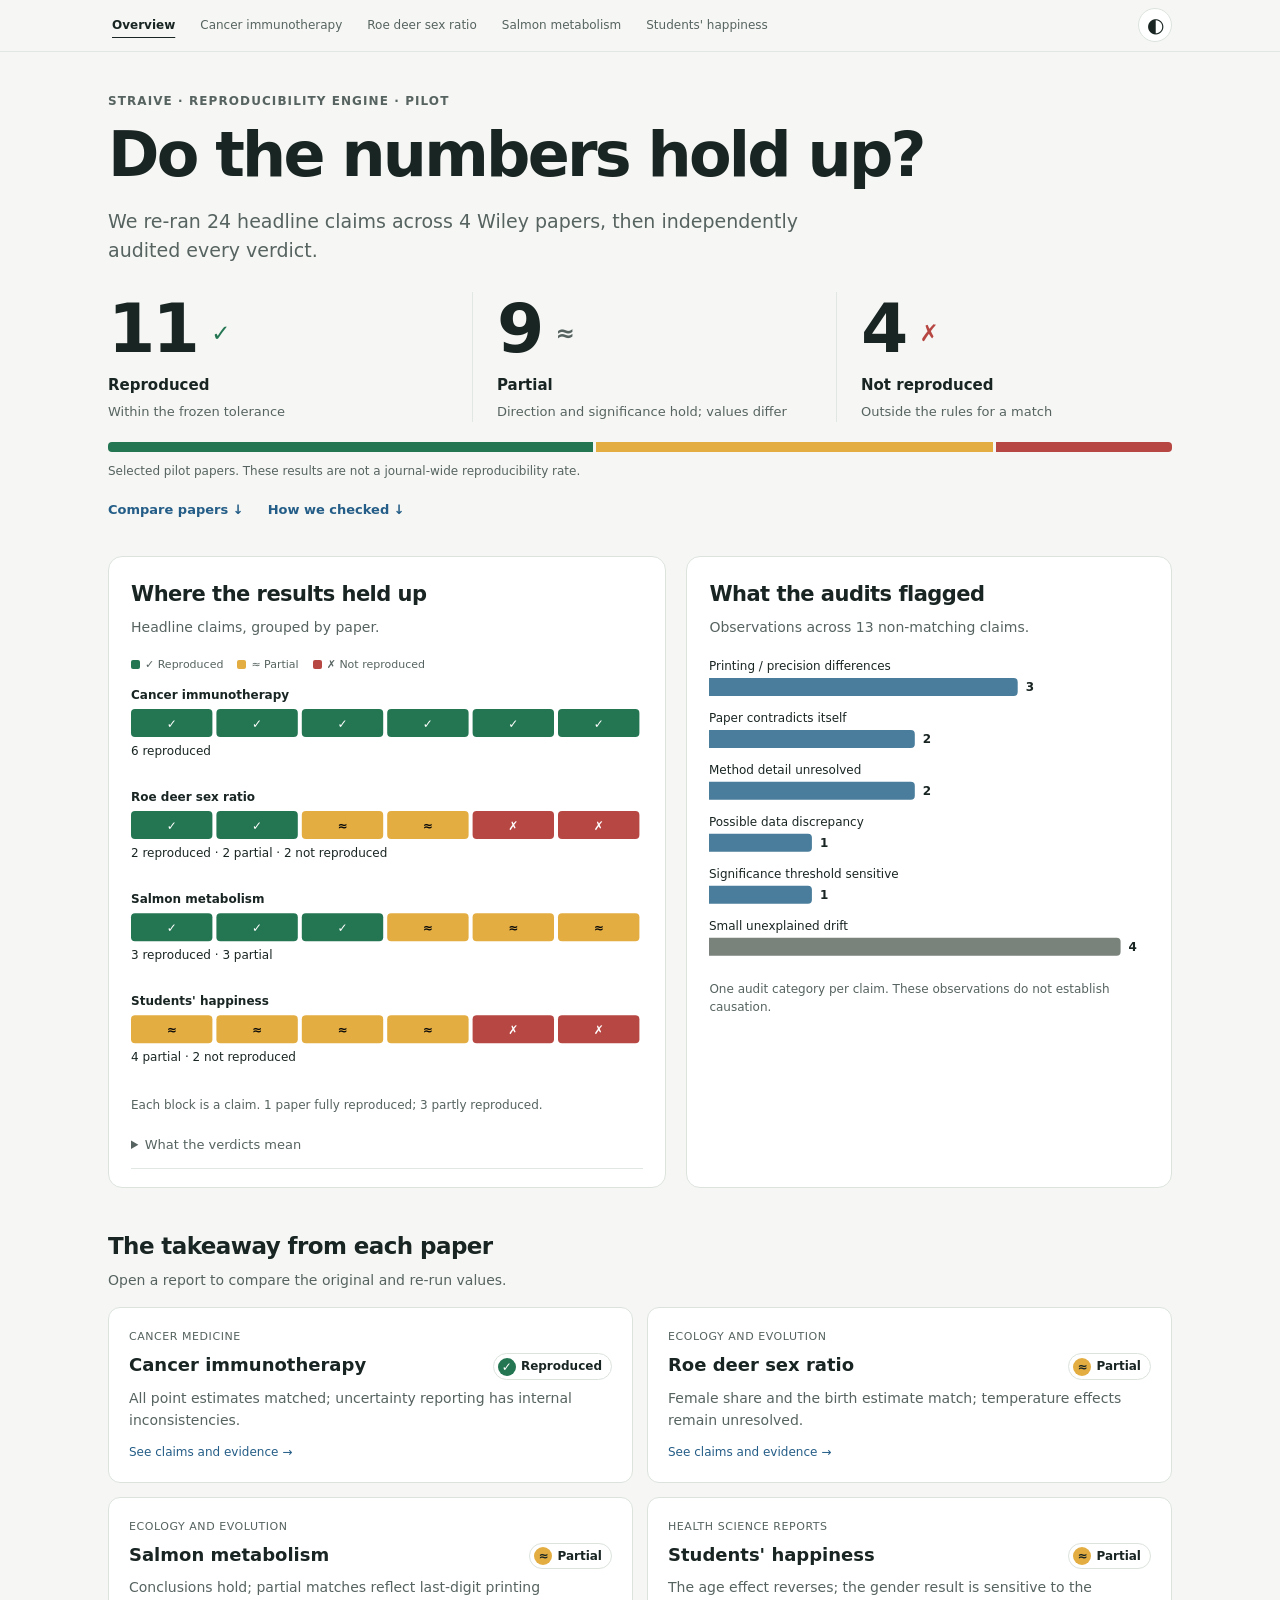
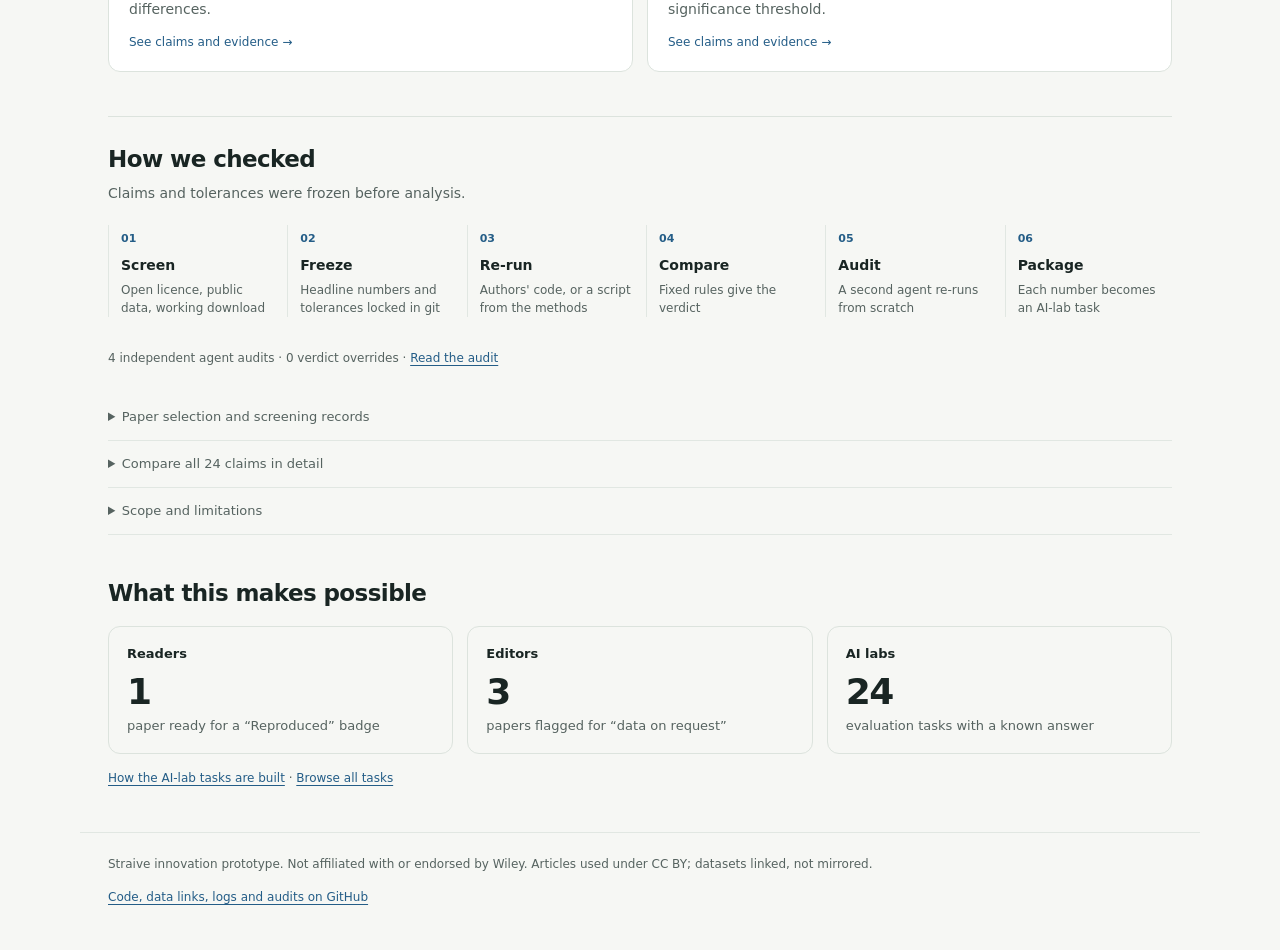
<file: site/index.html>
<!doctype html>
<html lang="en" class="no-js">
<head>
<meta charset="utf-8">
<meta name="viewport" content="width=device-width, initial-scale=1">
<title>Do the numbers hold up? · Reproducibility Engine</title>
<meta name="description" content="Headline findings from independently audited reproductions of selected Wiley papers, with claim-level comparisons and original evidence.">
<link rel="stylesheet" href="assets/style.css">
<script>document.documentElement.classList.remove("no-js");try{var t=localStorage.getItem("theme");if(t)document.documentElement.dataset.theme=t}catch(e){}</script>
</head>
<body>
<a class="skip" href="#main">Skip to content</a>
<header class="topnav"><nav aria-label="Main"><a href="index.html" aria-current="page">Overview</a><a href="papers/cam4-2024-hpd.html">Cancer immunotherapy</a><a href="papers/ee-2022-roedeer-sexratio.html">Roe deer sex ratio</a><a href="papers/ee-2021-salmon-smr.html">Salmon metabolism</a><a href="papers/hsr-2023-ei-happiness.html">Students&#x27; happiness</a></nav>
<button class="theme" type="button" aria-label="Toggle light or dark theme">◐</button></header>
<main id="main">

<section class="hero">
<p class="kicker">Straive · Reproducibility Engine · Pilot</p>
<h1>Do the numbers hold up?</h1>
<p class="lead">We re-ran 24 headline claims across 4 Wiley papers, then independently audited every verdict.</p>
<div class="outcomes" aria-label="Claim results"><div class="outcome good"><div class="tile-value">11<span aria-hidden="true">✓</span></div><b>Reproduced</b><div class="tile-label">Within the frozen tolerance</div></div><div class="outcome warn"><div class="tile-value">9<span aria-hidden="true">≈</span></div><b>Partial</b><div class="tile-label">Direction and significance hold; values differ</div></div><div class="outcome bad"><div class="tile-value">4<span aria-hidden="true">✗</span></div><b>Not reproduced</b><div class="tile-label">Outside the rules for a match</div></div></div>
<div class="outcome-strip" aria-hidden="true"><span class="good" style="flex:11"></span><span class="warn" style="flex:9"></span><span class="bad" style="flex:4"></span></div>
<p class="scope">Selected pilot papers. These results are not a journal-wide reproducibility rate.</p>
<div class="jump-links"><a href="#results">Compare papers ↓</a><a href="#method">How we checked ↓</a></div>
</section>

<div class="analysis-grid" id="results">
<section class="panel">
<h2>Where the results held up</h2><p class="sub">Headline claims, grouped by paper.</p>
<figure class="chart" data-chart="verdicts" aria-label="Claim verdicts for each paper"><div class="legend"><span><i class="sw good"></i>✓ Reproduced</span><span><i class="sw warn"></i>≈ Partial</span><span><i class="sw bad"></i>✗ Not reproduced</span></div>
<ul class="chart-text"><li>Cancer immunotherapy: 6 reproduced</li><li>Roe deer sex ratio: 2 reproduced · 2 partial · 2 not reproduced</li><li>Salmon metabolism: 3 reproduced · 3 partial</li><li>Students&#x27; happiness: 4 partial · 2 not reproduced</li></ul>
<figcaption>Each block is a claim. 1 paper fully reproduced; 3 partly reproduced.</figcaption></figure>
<details class="more"><summary>What the verdicts mean</summary><ul class="rules"><li><span class="badge good"><span aria-hidden="true">✓</span> Reproduced</span> Within the tolerance frozen before analysis; usually the precision printed in the paper.</li><li><span class="badge warn"><span aria-hidden="true">≈</span> Partial</span> Outside that tolerance, with the same direction, the same significance when known, and a bounded relative difference.</li><li><span class="badge bad"><span aria-hidden="true">✗</span> Not reproduced</span> Computed, but outside the rules for Reproduced or Partial.</li><li><span class="badge na"><span aria-hidden="true">–</span> Not reproducible</span> Couldn&#x27;t be computed from the deposited data.</li></ul></details>
</section>

<section class="panel">
<h2>What the audits flagged</h2><p class="sub">Observations across 13 non-matching claims.</p>
<figure class="chart" data-chart="causes" aria-label="Audit observations for non-matching claims">
<ul class="chart-text"><li>Paper contradicts itself: 2</li><li>Method detail unresolved: 2</li><li>Possible data discrepancy: 1</li><li>Significance threshold sensitive: 1</li><li>Small unexplained drift: 4</li><li>Printing / precision differences: 3</li></ul>
<figcaption>One audit category per claim. These observations do not establish causation.</figcaption></figure>
</section>
</div>

<section class="paper-section" id="papers">
<h2>The takeaway from each paper</h2><p class="sub">Open a report to compare the original and re-run values.</p>
<div class="cases"><a class="case" href="papers/cam4-2024-hpd.html"><span class="case-meta">Cancer Medicine</span><b>Cancer immunotherapy</b><span class="badge good"><span aria-hidden="true">✓</span> Reproduced</span><span>All point estimates matched; uncertainty reporting has internal inconsistencies.</span><span class="case-link">See claims and evidence →</span></a><a class="case" href="papers/ee-2022-roedeer-sexratio.html"><span class="case-meta">Ecology and Evolution</span><b>Roe deer sex ratio</b><span class="badge warn"><span aria-hidden="true">≈</span> Partial</span><span>Female share and the birth estimate match; temperature effects remain unresolved.</span><span class="case-link">See claims and evidence →</span></a><a class="case" href="papers/ee-2021-salmon-smr.html"><span class="case-meta">Ecology and Evolution</span><b>Salmon metabolism</b><span class="badge warn"><span aria-hidden="true">≈</span> Partial</span><span>Conclusions hold; partial matches reflect last-digit printing differences.</span><span class="case-link">See claims and evidence →</span></a><a class="case" href="papers/hsr-2023-ei-happiness.html"><span class="case-meta">Health Science Reports</span><b>Students&#x27; happiness</b><span class="badge warn"><span aria-hidden="true">≈</span> Partial</span><span>The age effect reverses; the gender result is sensitive to the significance threshold.</span><span class="case-link">See claims and evidence →</span></a></div>
</section>

<section class="method-section" id="method">
<h2>How we checked</h2><p class="sub">Claims and tolerances were frozen before analysis.</p>
<ol class="pipeline"><li><span class="step-n" aria-hidden="true"></span><b>Screen</b><span>Open licence, public data, working download</span></li><li><span class="step-n" aria-hidden="true"></span><b>Freeze</b><span>Headline numbers and tolerances locked in git</span></li><li><span class="step-n" aria-hidden="true"></span><b>Re-run</b><span>Authors&#x27; code, or a script from the methods</span></li><li><span class="step-n" aria-hidden="true"></span><b>Compare</b><span>Fixed rules give the verdict</span></li><li><span class="step-n" aria-hidden="true"></span><b>Audit</b><span>A second agent re-runs from scratch</span></li><li><span class="step-n" aria-hidden="true"></span><b>Package</b><span>Each number becomes an AI-lab task</span></li></ol>
<p class="audit-note">4 independent agent audits · 0 verdict overrides · <a href="https://github.com/SujalPradhan/paper-reproducibility-engine/blob/main/audit.md">Read the audit</a></p>
<details class="more method-details" data-render-on-open><summary>Paper selection and screening records</summary>
<div class="selection-grid"><div>
<h2>A selected pilot</h2><p class="sub">Licence, usable data and project scope determined the shortlist.</p>
<figure class="chart" data-chart="funnel" aria-label="Papers screened, passed the gate, selected and audited">
<figcaption>32 screened → 8 passed → 4 selected and audited.</figcaption></figure>
</div><p class="selection-note">3 papers offered data only on request. Selection also considered size and complexity; this pilot does not measure a journal’s reproducibility rate.</p></div>
<details class="more"><summary>All screened papers and why</summary>
<div class="table-wrap"><table><caption>Screening decisions</caption><thead><tr><th scope="col">Paper</th><th scope="col">Outcome</th><th scope="col">Reason</th></tr></thead><tbody><tr><td>cam4-2024-hpd<br><span class=muted>Cancer Medicine · <a href="https://doi.org/10.1002/cam4.6970">10.1002/cam4.6970</a></span></td><td>Passed gate</td><td>Shortlisted for reproduction</td></tr><tr><td>ee-2023-honeybee-vairimorpha<br><span class=muted>Ecology and Evolution · <a href="https://doi.org/10.1002/ece3.10528">10.1002/ece3.10528</a></span></td><td>Passed gate</td><td>Reserve; data needs a Dryad API token</td></tr><tr><td>ee-2023-drosophila-nonadditive<br><span class=muted>Ecology and Evolution · <a href="https://doi.org/10.1002/ece3.10713">10.1002/ece3.10713</a></span></td><td>Passed gate</td><td>Reserve; passed the gate, not needed</td></tr><tr><td>ee-2024-ambystoma-hatching<br><span class=muted>Ecology and Evolution · <a href="https://doi.org/10.1002/ece3.11160">10.1002/ece3.11160</a></span></td><td>Passed gate</td><td>Reserve; data needs a Dryad API token</td></tr><tr><td>ee-2024-bumblebee-cyan<br><span class=muted>Ecology and Evolution · <a href="https://doi.org/10.1002/ece3.70328">10.1002/ece3.70328</a></span></td><td>Passed gate</td><td>Reserve; passed the gate, not needed</td></tr><tr><td>ee-2021-salmon-smr<br><span class=muted>Ecology and Evolution · <a href="https://doi.org/10.1002/ece3.8408">10.1002/ece3.8408</a></span></td><td>Passed gate</td><td>Shortlisted for reproduction</td></tr><tr><td>ee-2022-roedeer-sexratio<br><span class=muted>Ecology and Evolution · <a href="https://doi.org/10.1002/ece3.8938">10.1002/ece3.8938</a></span></td><td>Passed gate</td><td>Shortlisted for reproduction</td></tr><tr><td>hsr-2023-ei-happiness<br><span class=muted>Health Science Reports · <a href="https://doi.org/10.1002/hsr2.1745">10.1002/hsr2.1745</a></span></td><td>Passed gate</td><td>Shortlisted for reproduction</td></tr><tr><td>The Power of Posing: Do Body Display Instructions Have an Impact on Behavior in Daily Life?<br><span class=muted>Brain and Behavior · <a href="https://doi.org/10.1002/brb3.70643">10.1002/brb3.70643</a></span></td><td>Data on request</td><td>Data available only on request from the authors</td></tr><tr><td><span class=muted>Cancer Medicine · <a href="https://doi.org/10.1002/cam4.6828">10.1002/cam4.6828</a></span></td><td>Data on request</td><td>only partial data on OSF/Zenodo; census-tract data are withheld and the rest is &quot;upon request&quot;</td></tr><tr><td>Association of postprandial postexercise muscle protein synthesis rates with dietary leucine…<br><span class=muted>Physiological Reports · <a href="https://doi.org/10.14814/phy2.15775">10.14814/phy2.15775</a></span></td><td>Data on request</td><td>Data available only on request from the authors</td></tr><tr><td><span class=muted>Brain and Behavior · <a href="https://doi.org/10.1002/brb3.70020">10.1002/brb3.70020</a></span></td><td>Dropped</td><td>Figshare data is CC BY, but the raw data are a 517 MB rar plus 328 MB of EEG, which is too heavy. The analysed .sav is only 3 KB</td></tr><tr><td><span class=muted>Brain and Behavior · <a href="https://doi.org/10.1002/brb3.70409">10.1002/brb3.70409</a></span></td><td>Dropped</td><td>OSF node 4ugc9 returned 401 (private)</td></tr><tr><td><span class=muted>Brain and Behavior · <a href="https://doi.org/10.1002/brb3.70542">10.1002/brb3.70542</a></span></td><td>Dropped</td><td>OSF xm3ea is public but has no license</td></tr><tr><td><span class=muted>Brain and Behavior · <a href="https://doi.org/10.1002/brb3.70897">10.1002/brb3.70897</a></span></td><td>Dropped</td><td>OSF P8ZQF is not resolvable as a node through the API (404)</td></tr><tr><td><span class=muted>Cancer Medicine · <a href="https://doi.org/10.1002/cam4.3366">10.1002/cam4.3366</a></span></td><td>Dropped</td><td>data are CC BY-NC-ND (Zenodo 582272)</td></tr><tr><td><span class=muted>Cancer Medicine · <a href="https://doi.org/10.1002/cam4.5608">10.1002/cam4.5608</a></span></td><td>Dropped</td><td>data are CC BY-NC-ND, and Zenodo 6369996 is restricted (0 public files)</td></tr><tr><td><span class=muted>Cancer Medicine · <a href="https://doi.org/10.1002/cam4.70965">10.1002/cam4.70965</a></span></td><td>Dropped</td><td>no Zenodo record ID in the DAS, and the paper is SEER-based (avoid)</td></tr><tr><td><span class=muted>Ecology and Evolution · <a href="https://doi.org/10.1002/ece3.11021">10.1002/ece3.11021</a></span></td><td>Dropped</td><td>Zenodo 8329522 is 48 GB of video and has no license</td></tr><tr><td><span class=muted>Ecology and Evolution · <a href="https://doi.org/10.1002/ece3.11061">10.1002/ece3.11061</a></span></td><td>Dropped</td><td>data in BExIS under a 5-year embargo</td></tr><tr><td><span class=muted>Ecology and Evolution · <a href="https://doi.org/10.1002/ece3.7147">10.1002/ece3.7147</a></span></td><td>Dropped</td><td>biologging data portals (AODN/AADC) with GIS/tracking-heavy workflows</td></tr><tr><td><span class=muted>Ecology and Evolution · <a href="https://doi.org/10.1002/ece3.7501">10.1002/ece3.7501</a></span></td><td>Dropped</td><td>biologging data portals (AODN/AADC) with GIS/tracking-heavy workflows</td></tr><tr><td><span class=muted>Ecology and Evolution · <a href="https://doi.org/10.1002/ece3.8225">10.1002/ece3.8225</a></span></td><td>Dropped</td><td>data in the Hakai catalogue, not a standard open repository. Not tested</td></tr><tr><td><span class=muted>Ecology and Evolution · <a href="https://doi.org/10.1002/ece3.8348">10.1002/ece3.8348</a></span></td><td>Dropped</td><td>simulation model, with no empirical data to reproduce</td></tr><tr><td><span class=muted>Ecology and Evolution · <a href="https://doi.org/10.1002/ece3.8757">10.1002/ece3.8757</a></span></td><td>Dropped</td><td>heritability of cortisol, which needs a quantitative-genetics animal model (likely MCMC), so it is too slow</td></tr><tr><td><span class=muted>Health Science Reports · <a href="https://doi.org/10.1002/hsr2.1848">10.1002/hsr2.1848</a></span></td><td>Dropped</td><td>article is CC BY-NC-ND and has no data</td></tr><tr><td><span class=muted>Health Science Reports · <a href="https://doi.org/10.1002/hsr2.2168">10.1002/hsr2.2168</a></span></td><td>Dropped</td><td>article is CC BY-NC-ND (the data are CC BY on Figshare)</td></tr><tr><td><span class=muted>Health Science Reports · <a href="https://doi.org/10.1002/hsr2.2271">10.1002/hsr2.2271</a></span></td><td>Dropped</td><td>article is CC BY-NC, and data are on Mendeley Data</td></tr><tr><td>appendicitis ML<br><span class=muted>Health Science Reports · <a href="https://doi.org/10.1002/hsr2.70756">10.1002/hsr2.70756</a></span></td><td>Dropped</td><td>dataset Zenodo 7669442 is CC BY-NC 4.0, and 523 MB is ultrasound images</td></tr><tr><td><span class=muted>Health Science Reports · <a href="https://doi.org/10.1002/hsr2.71125">10.1002/hsr2.71125</a></span></td><td>Dropped</td><td>article is CC BY-NC-ND, and data are only in the supporting information</td></tr><tr><td><span class=muted>Health Science Reports · <a href="https://doi.org/10.1002/hsr2.71493">10.1002/hsr2.71493</a></span></td><td>Dropped</td><td>DAS says &quot;not applicable&quot;, so there are no data</td></tr><tr><td><span class=muted>Health Science Reports · <a href="https://doi.org/10.1002/hsr2.71672">10.1002/hsr2.71672</a></span></td><td>Dropped</td><td>Zenodo 15073308 has no license (all rights reserved by default)</td></tr></tbody></table></div></details>
</details>
<details class="more" data-render-on-open>
<summary>Compare all 24 claims in detail</summary>
<p class="sub">Distance from the paper’s value in last-printed-digit units. Bands show the frozen tolerance. The signed logarithmic scale compresses large differences.</p>
<figure class="chart" data-chart="claims" aria-label="Every claim's distance from the paper's value"><figcaption>Signed logarithmic scale in last-printed-digit units; bands show frozen tolerances. Use the paper reports for original values.</figcaption></figure>
</details>
<details class="more"><summary>Scope and limitations</summary><ul class="notes"><li>Papers were picked to be workable, so this is not a reproducibility rate for any journal.</li><li>Audit categories summarise observations, including possible explanations. They do not establish why every discrepancy occurred.</li><li>Not verifiable from git: that reproducers logged assumptions before seeing results. The claims freeze is verifiable.</li></ul></details>
</section>

<section class="value-section">
<h2>What this makes possible</h2>
<div class="tiles"><div class="tile"><div class="tile-label strong">Readers</div><div class="tile-value">1</div><div class="tile-label">paper ready for a “Reproduced” badge</div></div><div class="tile"><div class="tile-label strong">Editors</div><div class="tile-value">3</div><div class="tile-label">papers flagged for “data on request”</div></div><div class="tile"><div class="tile-label strong">AI labs</div><div class="tile-value">24</div><div class="tile-label">evaluation tasks with a known answer</div></div></div>
<p class="sub"><a href="https://github.com/SujalPradhan/paper-reproducibility-engine/blob/main/tasks.md">How the AI-lab tasks are built</a> · <a href="https://github.com/SujalPradhan/paper-reproducibility-engine/tree/main/tasks">Browse all tasks</a></p>
</section>

</main>
<footer class="foot">
<p>Straive innovation prototype. Not affiliated with or endorsed by Wiley. Articles used under CC BY; datasets linked, not mirrored.</p>
<p><a href="https://github.com/SujalPradhan/paper-reproducibility-engine">Code, data links, logs and audits on GitHub</a></p>
</footer>
<div class="tooltip" role="status" hidden></div>
<script type="application/json" id="page-data">{"rows": [{"paper": "Cancer immunotherapy", "paper_id": "cam4-2024-hpd", "claim": "C1", "label": "Pooled incidence", "text": "Pooled incidence of HPD across 34 observational studies is 12.4%", "verdict": "Reproduced", "paper_text": "12.4%", "ours": "12.40", "paper_value": 12.4, "ours_value": 12.3984744, "tolerance": 0.05, "reference_value": 0.0, "digits": -0.01525600000000793, "digits_tol": 0.5, "cause": null, "cause_key": null}, {"paper": "Cancer immunotherapy", "paper_id": "cam4-2024-hpd", "claim": "C2", "label": "Heterogeneity (Q)", "text": "Significant between-study heterogeneity in HPD incidence (Cochran Q)", "verdict": "Reproduced", "paper_text": "119.32", "ours": "119.320", "paper_value": 119.32, "ours_value": 119.31950295, "tolerance": 0.005, "reference_value": 0.0, "digits": -0.04970499999927824, "digits_tol": 0.5, "cause": null, "cause_key": null}, {"paper": "Cancer immunotherapy", "paper_id": "cam4-2024-hpd", "claim": "C3", "label": "Gastric vs kidney cancer (odds ratio)", "text": "Advanced gastric cancer has higher odds of HPD than RCC, adjusted for definition type", "verdict": "Reproduced", "paper_text": "10.83", "ours": "10.827", "paper_value": 10.83, "ours_value": 10.82650882, "tolerance": 0.005, "reference_value": 1.0, "digits": -0.3491179999999261, "digits_tol": 0.5, "cause": null, "cause_key": null}, {"paper": "Cancer immunotherapy", "paper_id": "cam4-2024-hpd", "claim": "C4", "label": "Liver vs kidney cancer (odds ratio)", "text": "Hepatocellular carcinoma has higher odds of HPD than RCC, adjusted for definition type", "verdict": "Reproduced", "paper_text": "7.99", "ours": "7.994", "paper_value": 7.99, "ours_value": 7.99367842, "tolerance": 0.005, "reference_value": 1.0, "digits": 0.367841999999996, "digits_tol": 0.5, "cause": null, "cause_key": null}, {"paper": "Cancer immunotherapy", "paper_id": "cam4-2024-hpd", "claim": "C5", "label": "Lung vs kidney cancer (odds ratio)", "text": "NSCLC has higher odds of HPD than RCC, adjusted for definition type", "verdict": "Reproduced", "paper_text": "7.14", "ours": "7.141", "paper_value": 7.14, "ours_value": 7.14121972, "tolerance": 0.005, "reference_value": 1.0, "digits": 0.12197199999999242, "digits_tol": 0.5, "cause": null, "cause_key": null}, {"paper": "Cancer immunotherapy", "paper_id": "cam4-2024-hpd", "claim": "C6", "label": "Definition B vs C (odds ratio)", "text": "Definition B (TGK ratio >= 2) yields higher HPD incidence than Definition C (RECIST PD + deltaTGR > 50), adjusted for tumor type", "verdict": "Reproduced", "paper_text": "1.82", "ours": "1.819", "paper_value": 1.82, "ours_value": 1.81949972, "tolerance": 0.005, "reference_value": 1.0, "digits": -0.05002800000000196, "digits_tol": 0.5, "cause": null, "cause_key": null}, {"paper": "Roe deer sex ratio", "paper_id": "ee-2022-roedeer-sexratio", "claim": "C1", "label": "Sample size", "text": "Number of tagged roe deer fawns with known sex in Baden-Württemberg, 1972–2019", "verdict": "Partial", "paper_text": "N = 12,437", "ours": "12435.0", "paper_value": 12437.0, "ours_value": 12435.0, "tolerance": 0.5, "reference_value": 0.0, "digits": -2.0, "digits_tol": 0.5, "cause": "Paper contradicts itself", "cause_key": "inconsistent"}, {"paper": "Roe deer sex ratio", "paper_id": "ee-2022-roedeer-sexratio", "claim": "C2", "label": "Share of female fawns", "text": "Proportion of female offspring among tagged fawns in Baden-Württemberg is below parity (male-biased), 95% CI from exact binomial test", "verdict": "Reproduced", "paper_text": "0.48 [0.47, 0.49]", "ours": "0.478", "paper_value": 0.48, "ours_value": 0.477764, "tolerance": 0.005, "reference_value": 0.5, "digits": -0.22359999999999602, "digits_tol": 0.5, "cause": null, "cause_key": null}, {"paper": "Roe deer sex ratio", "paper_id": "ee-2022-roedeer-sexratio", "claim": "C3", "label": "Prenatal sex-ratio effect", "text": "Overall effect size d for the prenatal sex ratio (random-effects model, data-set level) is negative, i.e. male-biased", "verdict": "Partial", "paper_text": "−0.06 (CI95 [−0.09, −0.02])", "ours": "-0.050", "paper_value": -0.06, "ours_value": -0.050314, "tolerance": 0.005, "reference_value": 0.0, "digits": 0.9686, "digits_tol": 0.5, "cause": "Possible data discrepancy", "cause_key": "data"}, {"paper": "Roe deer sex ratio", "paper_id": "ee-2022-roedeer-sexratio", "claim": "C4", "label": "Birth sex-ratio effect", "text": "Overall effect size d for the secondary sex ratio (random-effects model, data-set level) is negative, i.e. male-biased", "verdict": "Reproduced", "paper_text": "−0.04 (CI95 [−0.06, −0.03]", "ours": "-0.038", "paper_value": -0.04, "ours_value": -0.037635, "tolerance": 0.005, "reference_value": 0.0, "digits": 0.2364999999999999, "digits_tol": 0.5, "cause": null, "cause_key": null}, {"paper": "Roe deer sex ratio", "paper_id": "ee-2022-roedeer-sexratio", "claim": "C5", "label": "Temperature effect", "text": "Mean temperature Oct(t−1)–Feb(t) (linear term) is associated with offspring sex in the binomial GLM (Equation 2)", "verdict": "Not reproduced", "paper_text": "0.019", "ours": "0.0135", "paper_value": 0.019, "ours_value": 0.013513, "tolerance": 0.0005, "reference_value": 0.0, "digits": -5.486999999999998, "digits_tol": 0.5, "cause": "Method detail unresolved", "cause_key": "unstated"}, {"paper": "Roe deer sex ratio", "paper_id": "ee-2022-roedeer-sexratio", "claim": "C6", "label": "Temperature² effect", "text": "Quadratic term of mean temperature Oct(t−1)–Feb(t) is positive and significant: relatively cold or warm autumn/winters deviate from the male-biased mean (U-shaped)", "verdict": "Not reproduced", "paper_text": "0.001", "ours": "0.0086", "paper_value": 0.001, "ours_value": 0.008635, "tolerance": 0.0005, "reference_value": 0.0, "digits": 7.635, "digits_tol": 0.5, "cause": "Method detail unresolved", "cause_key": "unstated"}, {"paper": "Salmon metabolism", "paper_id": "ee-2021-salmon-smr", "claim": "C1", "label": "Metabolic scaling exponent", "text": "Metabolic scaling coefficient (slope of log10 SMR on log10 body mass) in the full mixed model (model 1)", "verdict": "Reproduced", "paper_text": "0.878", "ours": "0.8777", "paper_value": 0.878, "ours_value": 0.877721, "tolerance": 0.0005, "reference_value": 0.0, "digits": -0.2790000000000292, "digits_tol": 0.5, "cause": null, "cause_key": null}, {"paper": "Salmon metabolism", "paper_id": "ee-2021-salmon-smr", "claim": "C2", "label": "Genotype effect", "text": "No significant effect of vgll3 genotype (LL vs EE reference) on mass-adjusted log10 SMR in the full model", "verdict": "Partial", "paper_text": "0.004", "ours": "0.0046", "paper_value": 0.004, "ours_value": 0.00458465, "tolerance": 0.0005, "reference_value": 0.0, "digits": 0.5846499999999999, "digits_tol": 0.5, "cause": "Printing / precision differences", "cause_key": "precision"}, {"paper": "Salmon metabolism", "paper_id": "ee-2021-salmon-smr", "claim": "C3", "label": "Genotype × sex effect", "text": "No significant vgll3 × sex interaction on mass-adjusted log10 SMR in the full model", "verdict": "Partial", "paper_text": "−0.014", "ours": "-0.0146", "paper_value": -0.014, "ours_value": -0.0145533, "tolerance": 0.0005, "reference_value": 0.0, "digits": -0.5532999999999996, "digits_tol": 0.5, "cause": "Printing / precision differences", "cause_key": "precision"}, {"paper": "Salmon metabolism", "paper_id": "ee-2021-salmon-smr", "claim": "C4", "label": "Model residual spread", "text": "Residual standard deviation of the full SMR model (basis for CV of residuals and the power analysis)", "verdict": "Partial", "paper_text": "0.0269", "ours": "0.02698", "paper_value": 0.0269, "ours_value": 0.0269755, "tolerance": 5e-05, "reference_value": 0.0, "digits": 0.7549999999999918, "digits_tol": 0.5, "cause": "Printing / precision differences", "cause_key": "precision"}, {"paper": "Salmon metabolism", "paper_id": "ee-2021-salmon-smr", "claim": "C5", "label": "Genotype effect on condition", "text": "No effect of vgll3 genotype on body condition (Fulton's K) in the full condition model (model 2)", "verdict": "Reproduced", "paper_text": "0.016", "ours": "0.0156", "paper_value": 0.016, "ours_value": 0.0155829, "tolerance": 0.0005, "reference_value": 0.0, "digits": -0.4171000000000001, "digits_tol": 0.5, "cause": null, "cause_key": null}, {"paper": "Salmon metabolism", "paper_id": "ee-2021-salmon-smr", "claim": "C6", "label": "Smallest detectable effect", "text": "Post hoc power analysis: minimum vgll3 effect size on mass-adjusted (non-log) SMR detectable with 80% power", "verdict": "Reproduced", "paper_text": "4.25%", "ours": "4.250", "paper_value": 4.25, "ours_value": 4.25, "tolerance": 0.25, "reference_value": 0.0, "digits": 0.0, "digits_tol": 25.0, "cause": null, "cause_key": null}, {"paper": "Students' happiness", "paper_id": "hsr-2023-ei-happiness", "claim": "C1", "label": "Women vs men", "text": "Compared with men, women had significantly lower happiness (gamma regression, log link)", "verdict": "Not reproduced", "paper_text": "0.966", "ours": "0.9687", "paper_value": 0.966, "ours_value": 0.968694, "tolerance": 0.0005, "reference_value": 1.0, "digits": 2.694000000000085, "digits_tol": 0.5, "cause": "Significance threshold sensitive", "cause_key": "borderline"}, {"paper": "Students' happiness", "paper_id": "hsr-2023-ei-happiness", "claim": "C2", "label": "Age", "text": "Age was a significant positive predictor of happiness (per year)", "verdict": "Not reproduced", "paper_text": "1.016", "ours": "0.9969", "paper_value": 1.016, "ours_value": 0.996905, "tolerance": 0.0005, "reference_value": 1.0, "digits": -19.094999999999974, "digits_tol": 0.5, "cause": "Paper contradicts itself", "cause_key": "inconsistent"}, {"paper": "Students' happiness", "paper_id": "hsr-2023-ei-happiness", "claim": "C3", "label": "Extroverts vs introverts", "text": "Extroverts had significantly higher happiness than introverts", "verdict": "Partial", "paper_text": "1.076", "ours": "1.0773", "paper_value": 1.076, "ours_value": 1.077305, "tolerance": 0.0005, "reference_value": 1.0, "digits": 1.3049999999998896, "digits_tol": 0.5, "cause": "Small unexplained drift", "cause_key": "unexplained"}, {"paper": "Students' happiness", "paper_id": "hsr-2023-ei-happiness", "claim": "C4", "label": "Stress", "text": "Higher perceived stress (VAS) was associated with significantly lower happiness", "verdict": "Partial", "paper_text": "0.990", "ours": "0.9865", "paper_value": 0.99, "ours_value": 0.986494, "tolerance": 0.0005, "reference_value": 1.0, "digits": -3.506000000000009, "digits_tol": 0.5, "cause": "Small unexplained drift", "cause_key": "unexplained"}, {"paper": "Students' happiness", "paper_id": "hsr-2023-ei-happiness", "claim": "C5", "label": "Physical health", "text": "Higher perceived somatic health (VAS 0-100) was associated with significantly higher happiness", "verdict": "Partial", "paper_text": "1.002", "ours": "1.0011", "paper_value": 1.002, "ours_value": 1.00107, "tolerance": 0.0005, "reference_value": 1.0, "digits": -0.9300000000000974, "digits_tol": 0.5, "cause": "Small unexplained drift", "cause_key": "unexplained"}, {"paper": "Students' happiness", "paper_id": "hsr-2023-ei-happiness", "claim": "C6", "label": "Managing own emotions", "text": "Regulation of own emotions (EI domain) is the strongest EI predictor of happiness", "verdict": "Partial", "paper_text": "1.042", "ours": "1.0403", "paper_value": 1.042, "ours_value": 1.040286, "tolerance": 0.0005, "reference_value": 1.0, "digits": -1.7139999999999933, "digits_tol": 0.5, "cause": "Small unexplained drift", "cause_key": "unexplained"}], "papers": [{"id": "cam4-2024-hpd", "short": "Cancer immunotherapy", "verdict": "Reproduced", "counts": {"Reproduced": 6, "Partial": 0, "Not reproduced": 0, "Not reproducible": 0}, "labels": [{"v": "Reproduced", "l": "Pooled incidence"}, {"v": "Reproduced", "l": "Heterogeneity (Q)"}, {"v": "Reproduced", "l": "Gastric vs kidney cancer (odds ratio)"}, {"v": "Reproduced", "l": "Liver vs kidney cancer (odds ratio)"}, {"v": "Reproduced", "l": "Lung vs kidney cancer (odds ratio)"}, {"v": "Reproduced", "l": "Definition B vs C (odds ratio)"}]}, {"id": "ee-2022-roedeer-sexratio", "short": "Roe deer sex ratio", "verdict": "Partial", "counts": {"Reproduced": 2, "Partial": 2, "Not reproduced": 2, "Not reproducible": 0}, "labels": [{"v": "Reproduced", "l": "Share of female fawns"}, {"v": "Reproduced", "l": "Birth sex-ratio effect"}, {"v": "Partial", "l": "Sample size"}, {"v": "Partial", "l": "Prenatal sex-ratio effect"}, {"v": "Not reproduced", "l": "Temperature effect"}, {"v": "Not reproduced", "l": "Temperature² effect"}]}, {"id": "ee-2021-salmon-smr", "short": "Salmon metabolism", "verdict": "Partial", "counts": {"Reproduced": 3, "Partial": 3, "Not reproduced": 0, "Not reproducible": 0}, "labels": [{"v": "Reproduced", "l": "Metabolic scaling exponent"}, {"v": "Reproduced", "l": "Genotype effect on condition"}, {"v": "Reproduced", "l": "Smallest detectable effect"}, {"v": "Partial", "l": "Genotype effect"}, {"v": "Partial", "l": "Genotype × sex effect"}, {"v": "Partial", "l": "Model residual spread"}]}, {"id": "hsr-2023-ei-happiness", "short": "Students' happiness", "verdict": "Partial", "counts": {"Reproduced": 0, "Partial": 4, "Not reproduced": 2, "Not reproducible": 0}, "labels": [{"v": "Partial", "l": "Extroverts vs introverts"}, {"v": "Partial", "l": "Stress"}, {"v": "Partial", "l": "Physical health"}, {"v": "Partial", "l": "Managing own emotions"}, {"v": "Not reproduced", "l": "Women vs men"}, {"v": "Not reproduced", "l": "Age"}]}], "causes": [{"key": "precision", "label": "Printing / precision differences", "n": 3, "claims": ["Salmon metabolism: Genotype effect", "Salmon metabolism: Genotype × sex effect", "Salmon metabolism: Model residual spread"]}, {"key": "inconsistent", "label": "Paper contradicts itself", "n": 2, "claims": ["Roe deer sex ratio: Sample size", "Students' happiness: Age"]}, {"key": "unstated", "label": "Method detail unresolved", "n": 2, "claims": ["Roe deer sex ratio: Temperature effect", "Roe deer sex ratio: Temperature² effect"]}, {"key": "data", "label": "Possible data discrepancy", "n": 1, "claims": ["Roe deer sex ratio: Prenatal sex-ratio effect"]}, {"key": "borderline", "label": "Significance threshold sensitive", "n": 1, "claims": ["Students' happiness: Women vs men"]}, {"key": "unexplained", "label": "Small unexplained drift", "n": 4, "claims": ["Students' happiness: Extroverts vs introverts", "Students' happiness: Stress", "Students' happiness: Physical health", "Students' happiness: Managing own emotions"]}], "funnel": [{"label": "Screened", "n": 32}, {"label": "Passed licence and data gate", "n": 8}, {"label": "Selected and audited", "n": 4}]}</script>
<script src="assets/charts.js"></script>
</body>
</html>
</file>
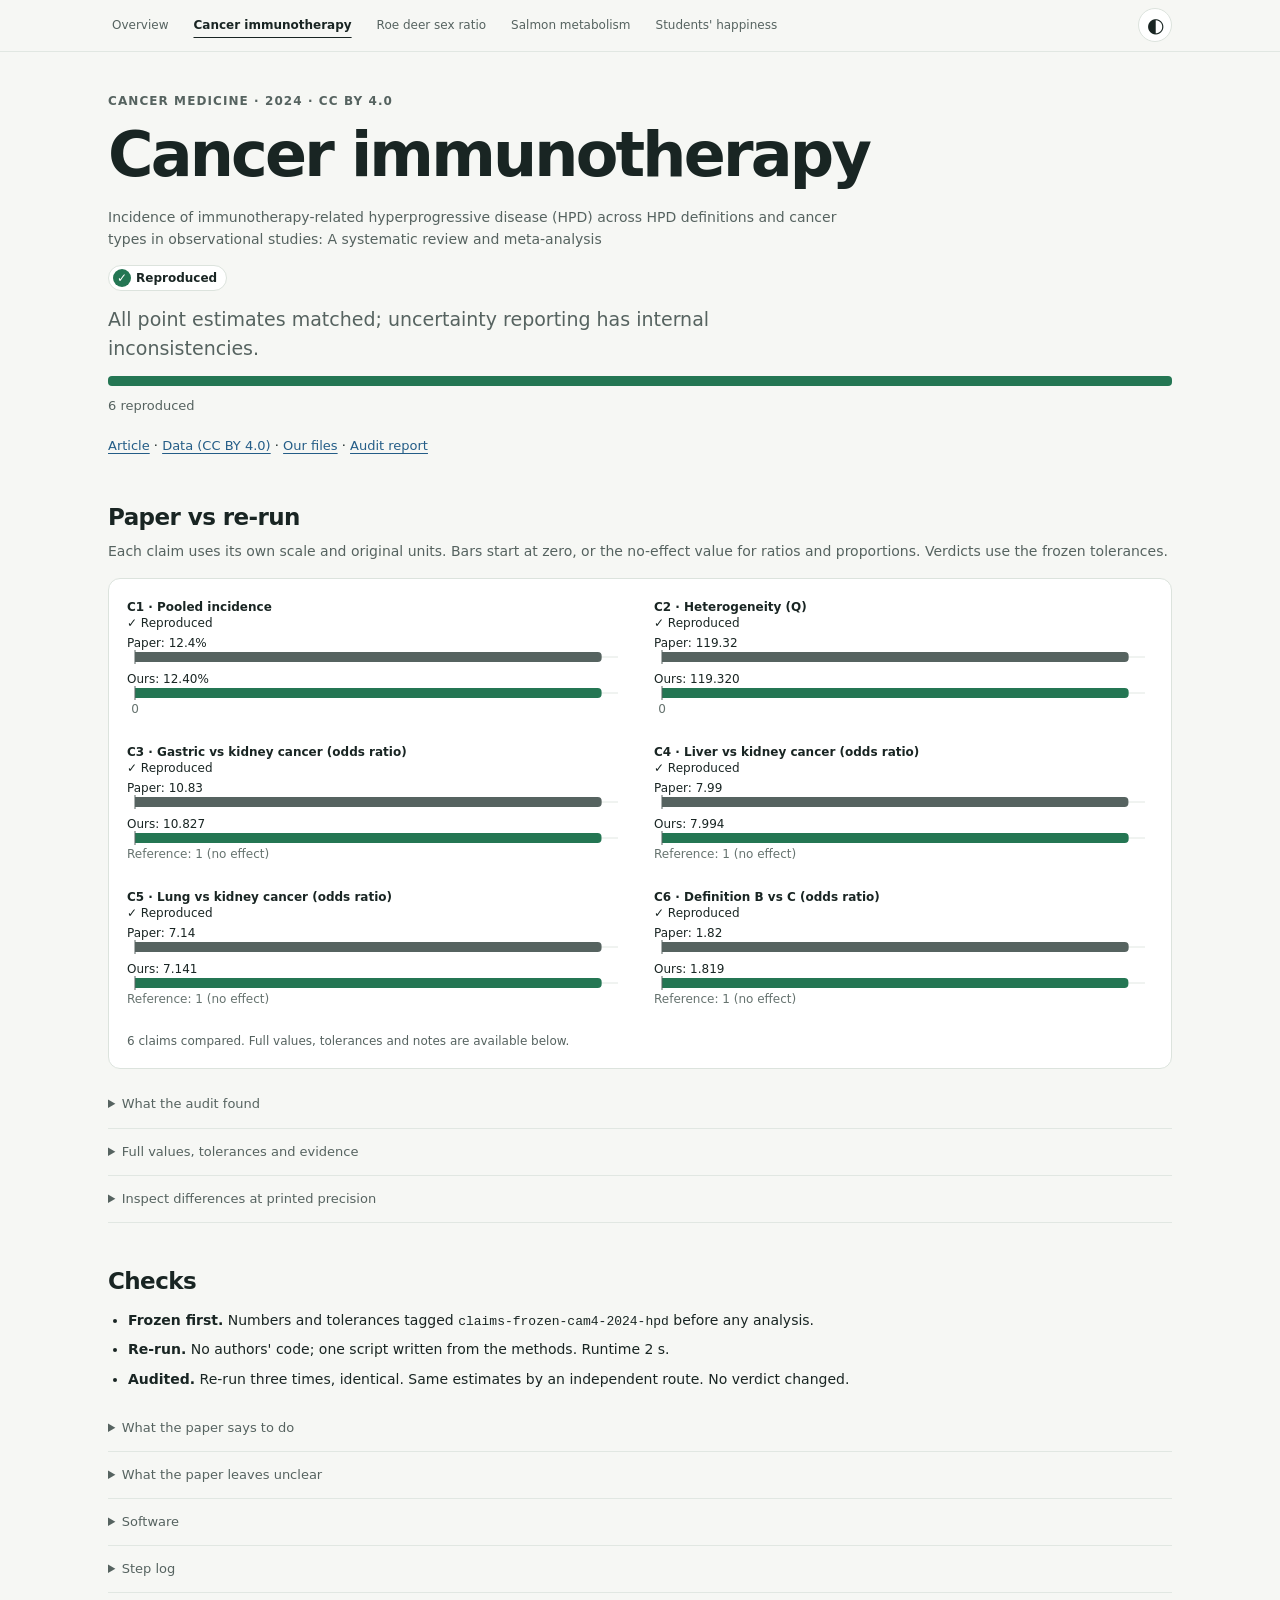
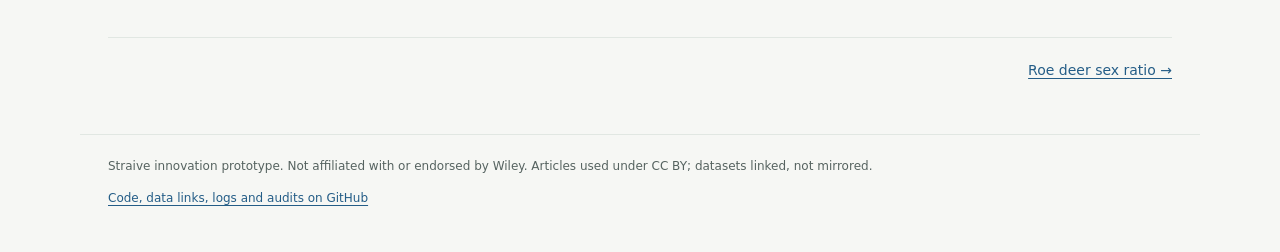
<file: site/papers/cam4-2024-hpd.html>
<!doctype html>
<html lang="en" class="no-js">
<head>
<meta charset="utf-8">
<meta name="viewport" content="width=device-width, initial-scale=1">
<title>Cancer immunotherapy · Reproduction</title>
<meta name="description" content="Report card for Incidence of immunotherapy-related hyperprogressive disease (HPD) across HPD definitions and cancer types in observational studies: A systematic review and meta-analysis">
<link rel="stylesheet" href="../assets/style.css">
<script>document.documentElement.classList.remove("no-js");try{var t=localStorage.getItem("theme");if(t)document.documentElement.dataset.theme=t}catch(e){}</script>
</head>
<body>
<a class="skip" href="#main">Skip to content</a>
<header class="topnav"><nav aria-label="Main"><a href="../index.html">Overview</a><a href="../papers/cam4-2024-hpd.html" aria-current="page">Cancer immunotherapy</a><a href="../papers/ee-2022-roedeer-sexratio.html">Roe deer sex ratio</a><a href="../papers/ee-2021-salmon-smr.html">Salmon metabolism</a><a href="../papers/hsr-2023-ei-happiness.html">Students&#x27; happiness</a></nav>
<button class="theme" type="button" aria-label="Toggle light or dark theme">◐</button></header>
<main id="main">

<section class="hero">
<p class="kicker">Cancer Medicine · 2024 · CC BY 4.0</p>
<h1>Cancer immunotherapy</h1>
<p class="paper-title">Incidence of immunotherapy-related hyperprogressive disease (HPD) across HPD definitions and cancer types in observational studies: A systematic review and meta-analysis</p>
<p><span class="badge good"><span aria-hidden="true">✓</span> Reproduced</span></p>
<p class="lead">All point estimates matched; uncertainty reporting has internal inconsistencies.</p>
<div class="outcome-strip" aria-hidden="true"><span class="good" style="flex:6"></span></div>
<p class="claim-counts">6 reproduced</p>
<p class="links"><a href="https://doi.org/10.1002/cam4.6970">Article</a> · <a href="https://doi.org/10.6084/m9.figshare.22256557">Data (CC BY 4.0)</a> · <a href="https://github.com/SujalPradhan/paper-reproducibility-engine/tree/main/papers/cam4-2024-hpd">Our files</a> · <a href="https://github.com/SujalPradhan/paper-reproducibility-engine/blob/main/papers/cam4-2024-hpd/audit.md">Audit report</a></p>
</section>
<section>
<h2>Paper vs re-run</h2>
<p class="sub">Each claim uses its own scale and original units. Bars start at zero, or the no-effect value for ratios and proportions. Verdicts use the frozen tolerances.</p>
<figure class="chart comparison" data-chart="comparison" data-paper="cam4-2024-hpd" aria-label="Original paper values compared with re-run values">
<figcaption>6 claims compared. Full values, tolerances and notes are available below.</figcaption></figure>
<details class="more"><summary>What the audit found</summary><p>Every graded point estimate met its frozen tolerance. The paper’s table contains confidence intervals that do not fit its p-values; the verdict applies to the point estimates, not that uncertainty reporting.</p></details>
<details class="more evidence"><summary>Full values, tolerances and evidence</summary>
<div class="table-wrap"><table><caption>Unrounded re-run values and original printed claims</caption><thead><tr><th scope="col">Claim</th><th scope="col">Paper</th><th scope="col">Re-run</th><th scope="col">Tolerance</th><th scope="col">Verdict</th><th scope="col">Evidence</th></tr></thead><tbody><tr><th scope="row"><b>Pooled incidence</b><div class="muted">C1</div></th><td class="num">12.4%</td><td class="num">12.3984744</td><td class="num">±0.05</td><td><span class="badge good"><span aria-hidden="true">✓</span> Reproduced</span></td><td>Pooled incidence % from rma.glmm(PLO, ML, test=&#x27;t&#x27;), back-transformed; t-based 95% CI 10.2-15.0%, 95% PI 4.5-29.6%, I2=78.7%, k=34, events/N=558/4117.<div class="muted">Abstract (Results); Results paragraph 4 (&#x27;The overall estimated incidence of HPD was 12.4% (95% CI, 10.2%–15.0%)&#x27;); also reported there: I2 = 72%, 95% PI 4.5%–29.7%; 558 events / 4117 patients</div></td></tr><tr><th scope="row"><b>Heterogeneity (Q)</b><div class="muted">C2</div></th><td class="num">119.32</td><td class="num">119.31950295</td><td class="num">±0.005</td><td><span class="badge good"><span aria-hidden="true">✓</span> Reproduced</span></td><td>Wald-type heterogeneity Q (QE.Wld) from rma.glmm, df=33. LRT Q=141.88 (sensitivity.json). meta::metaprop Wald Q=119.32; meta I2=72.3% (metafor I2=78.7%).<div class="muted">Abstract (Results); Results paragraph 4</div></td></tr><tr><th scope="row"><b>Gastric vs kidney cancer (odds ratio)</b><div class="muted">C3</div></th><td class="num">10.83</td><td class="num">10.82650882</td><td class="num">±0.005</td><td><span class="badge good"><span aria-hidden="true">✓</span> Reproduced</span></td><td>Adjusted OR AGC vs RCC from rma.glmm(PLO, ML, test=&#x27;t&#x27;, mods=~histology+definition; ref RCC, C); t-based 95% CI 3.13-37.47, df=27.<div class="muted">Table 1, row &#x27;AGC&#x27;; Abstract; Results paragraph after Figure 4</div></td></tr><tr><th scope="row"><b>Liver vs kidney cancer (odds ratio)</b><div class="muted">C4</div></th><td class="num">7.99</td><td class="num">7.99367842</td><td class="num">±0.005</td><td><span class="badge good"><span aria-hidden="true">✓</span> Reproduced</span></td><td>Adjusted OR HCC vs RCC from rma.glmm(PLO, ML, test=&#x27;t&#x27;, mods=~histology+definition; ref RCC, C); t-based 95% CI 2.41-26.49, df=27.<div class="muted">Table 1, row &#x27;HCC&#x27;; Abstract</div></td></tr><tr><th scope="row"><b>Lung vs kidney cancer (odds ratio)</b><div class="muted">C5</div></th><td class="num">7.14</td><td class="num">7.14121972</td><td class="num">±0.005</td><td><span class="badge good"><span aria-hidden="true">✓</span> Reproduced</span></td><td>Adjusted OR NSCLC vs RCC from rma.glmm(PLO, ML, test=&#x27;t&#x27;, mods=~histology+definition; ref RCC, C); t-based 95% CI 2.25-22.71, df=27.<div class="muted">Table 1, row &#x27;NSCLC&#x27;; Abstract</div></td></tr><tr><th scope="row"><b>Definition B vs C (odds ratio)</b><div class="muted">C6</div></th><td class="num">1.82</td><td class="num">1.81949972</td><td class="num">±0.005</td><td><span class="badge good"><span aria-hidden="true">✓</span> Reproduced</span></td><td>Adjusted OR definition B vs C from rma.glmm(PLO, ML, test=&#x27;t&#x27;, mods=~histology+definition; ref RCC, C); t-based 95% CI 1.05-3.15, df=27.<div class="muted">Table 1, row &#x27;B (Saâda-Bouzid et al)&#x27;; Abstract; Results paragraph after Figure 4</div></td></tr></tbody></table></div></details>
<details class="more" data-render-on-open><summary>Inspect differences at printed precision</summary>
<p class="sub">Distance from the paper’s value in last-printed-digit units. The signed logarithmic scale compresses large differences; bands show the frozen tolerances.</p>
<figure class="chart" data-chart="claims" data-paper="cam4-2024-hpd" aria-label="Claim differences in last-printed-digit units"></figure></details>
</section>
<section>
<h2>Checks</h2>
<ul class="checks">
<li><b>Frozen first.</b> Numbers and tolerances tagged <code>claims-frozen-cam4-2024-hpd</code> before any analysis.</li>
<li><b>Re-run.</b> No authors&#x27; code; one script written from the methods. Runtime 2 s.</li>
<li><b>Audited.</b> Re-run three times, identical. Same estimates by an independent route. No verdict changed.</li>
</ul>
<details class="more"><summary>What the paper says to do</summary><ol><li>Load sheet 1 (&#x27;meta_data_22.02.14_analysis&#x27;) of updated_extracted_data_HPD_22.08.29.xlsx: 34 rows, one per study. Columns: study, year, hpd (events), total (patients), definition (A/B/C), histology (AGC/HCC/NSCLC/RCC/&#x27;mixed or other&#x27;). Do not exclude anything; all 34 studies enter the main analysis (the paper reports 558 HPD / 4117 patients).</li><li>Pooled incidence (C1, C2): random-effects meta-analysis of single proportions as a generalized linear mixed model (binomial-normal, logit link), estimated by maximum likelihood with adaptive Gauss-Hermite quadrature. In R: meta::metaprop(event = hpd, n = total, sm = &#x27;PLOGIT&#x27;, method = &#x27;GLMM&#x27;, method.tau = &#x27;ML&#x27;, and t-distribution (Hartung-Knapp) CI: hakn = TRUE / method.random.ci = &#x27;HK&#x27; depending on meta version), which calls metafor::rma.glmm(measure = &#x27;PLO&#x27;, xi = hpd, ni = total, method = &#x27;ML&#x27;, test = &#x27;t&#x27;). Back-transform the pooled logit and its 95% CI to percent. Also report Cochran Q (with p), I2 and the 95% prediction interval.</li><li>Zero-event study: Zheng et al 2021 (hpd = 0, total = 30, RCC). GLMM needs no continuity correction; keep the study as is.</li><li>Subgroups (context, not headline): fit the same GLMM pooling within each definition (A/B/C) and each histology. Univariable meta-regression on definition gives p = 0.17 and on histology p = 0.004.</li><li>Multivariable meta-regression (C3–C6): mixed-effects logistic meta-regression rma.glmm(measure = &#x27;PLO&#x27;, xi = hpd, ni = total, mods = ~ histology + definition, method = &#x27;ML&#x27;, test = &#x27;t&#x27;) with reference levels histology = &#x27;RCC&#x27; and definition = &#x27;C&#x27; (relevel factors). Report exp(coef) as adjusted ORs with 95% CI and two-sided p for AGC, HCC, NSCLC, &#x27;mixed or other&#x27; (vs RCC) and A, B (vs C). Equivalent: meta::metareg on the metaprop GLMM object with formula ~ histology + definition.</li><li>Exponentiate the coefficients and CI bounds. Round ORs to 2 decimals and incidence to 1 decimal percent, as the paper prints them.</li></ol></details>
<details class="more"><summary>What the paper leaves unclear</summary><ul><li>Internal inconsistency between the reported ORs, CIs and p-values in Table 1 / Abstract: back-calculating a Wald SE from the printed tumor-type CIs gives p of about 0.004 (AGC), 0.009 (HCC), 0.011 (NSCLC) and 0.035 (mixed/other). The printed values are &lt;0.001, 0.006, 0.005 and 0.018, and with a t-based CI the implied p would be even larger. The definition rows (A: 0.335, B: 0.025) are consistent with their CIs. Either the CIs and p-values come from different tests (e.g., CI t-based, p from a z or likelihood-ratio test), or the p-values were taken from another model (the univariable p-values in the Results text are AGC &lt;0.001, NSCLC 0.002, HCC 0.002, mixed 0.005, which do not match either). The p-values for C3–C5 should therefore not be expected to match the CIs exactly.</li><li>Which Q statistic: for a GLMM, metafor/meta report both a Wald-type and a likelihood-ratio heterogeneity test (QE.Wld, QE.LRT), and meta&#x27;s print also gives an inverse-variance Q. The paper does not say which one is Q = 119.32.</li><li>The t-distribution CI is stated (&#x27;95% CIs were estimated using the Student&#x27;s t-distribution&#x27;), but it is unclear whether the t-adjustment (test = &#x27;t&#x27;) was also applied to the meta-regression CIs and p-values in Table 1, and what df was used.</li><li>Meta-regression reference levels and coding are taken from Table 1 (RCC, definition C). &#x27;Mixed or other&#x27; in the data pools mixed cohorts (7) with HNSCC (2), melanoma (2) and sarcoma (1), following the rule &#x27;tumor types were considered as subgroups only when more than two studies were available&#x27;. The data file already encodes this, but the paper does not say so explicitly.</li><li>The method text says &#x27;adaptive Gaussian hermite quadrature&#x27;, but the number of quadrature points (nAGQ, passed to lme4::glmer by rma.glmm for measure=&#x27;PLO&#x27;) and the optimizer are not stated. These can shift ORs in the second decimal.</li><li>Package versions for metafor and meta are not given. meta&#x27;s argument names for the t-based/HK CI changed across versions (hakn vs method.random.ci).</li><li>Sheet names say &#x27;22.02.14&#x27; while the file name says &#x27;22.08.29&#x27;; sheet 1 and sheet 2 list the same 34 studies in slightly different order. It is assumed sheet 1 was the analysis input.</li><li>The Results text gives the definition B subgroup CI upper bound as &#x27;27.12%&#x27; (2 decimals), while the other bounds use 1 decimal. This is a minor inconsistency in printing precision.</li><li>Methods mention &#x27;univariable and multivariable meta-regression&#x27;. The Abstract wording (&#x27;risk of developing HPD was higher&#x27;) presents odds ratios as risk, which is a wording issue only.</li><li>Studies with overlapping cohorts and one two-cohort study (UC/RCC, the RCC arm kept) were resolved before deposit; the deposit cannot verify these choices.</li></ul></details>
<details class="more"><summary>Software</summary><p class="sub">R 4.6.1, metafor 5.2.1, meta 8.5.0, lme4 2.0.6, readxl 1.6.0, jsonlite 2.0.0</p></details>
<details class="more"><summary>Step log</summary><pre>2026-10-20T14:00:26 START reproduction of cam4-2024-hpd (Reproducer). Read claims.json, data/README.md, paper/fulltext.xml (Methods + Table 1), CLAIMS_SCHEMA.md.
2026-10-20T14:00:26 CHECKSUM data/updated_extracted_data_HPD_22.08.29.xlsx sha256=6535d5b38afba2ea4473dea9abb29f00c819824f1ff2fa3cf56472da210b0f3a size=126259 -&gt; MATCHES README.
2026-10-20T14:00:26 CHECKSUM paper/fulltext.xml sha256=65b842e06b45315daf6108a36adcebdc1f20ee73a76e9294d1070b7ce0f45134 -&gt; MATCHES README.
2026-10-20T14:00:26 PROBLEM: machine has R 4.6.1, not R 4.5 as stated in the task brief, and not the paper&#x27;s R 4.2.1. Using R 4.6.1.
2026-10-20T14:00:26 Installed from CRAN: metafor 5.2.1, meta 8.5.0 (existing: readxl 1.6.0, lme4 2.0.6, jsonlite 2.0.0).
2026-10-20T14:00:26 ASSUMPTION: analysis input is sheet 1 &#x27;meta_data_22.02.14_analysis&#x27;, all 34 rows, no exclusions (per methods_steps).
2026-10-20T14:00:26 ASSUMPTION: C1 = metafor::rma.glmm(measure=&#x27;PLO&#x27;, xi=hpd, ni=total, method=&#x27;ML&#x27;, test=&#x27;t&#x27;), package defaults otherwise (model=&#x27;UM.FS&#x27; not applicable for PLO; glmer default nAGQ as set by metafor). Pooled logit and its t-based CI back-transformed with plogis and reported in percent.
2026-10-20T14:00:26 ASSUMPTION: C2 Q = Wald-type heterogeneity statistic QE (QE.Wld) from the rma.glmm fit, because it is the first/primary heterogeneity statistic metafor reports for GLMMs (meta&#x27;s print also lists Wald-type first). LRT Q and inverse-variance Q go to sensitivity.json only. Decided before running.
2026-10-20T14:00:26 ASSUMPTION: C3-C6 = rma.glmm(measure=&#x27;PLO&#x27;, mods=~histology+definition, method=&#x27;ML&#x27;, test=&#x27;t&#x27;) with histology relevelled to &#x27;RCC&#x27; and definition to &#x27;C&#x27;, as in methods_steps; t-test chosen because paper states CIs use Student&#x27;s t. z-test version goes to sensitivity.json only. Decided before running.
2026-10-20T14:00:26 ASSUMPTION: claim values are reported unrounded in results.json (rounding to paper precision is done by compare.py tolerance); C1 in percent, ORs as exp(coef).
2026-10-20T14:01:40 Wrote code/reproduce.R (reads ../data relative to script or a path arg; writes outputs/results.json, outputs/model_output.txt, outputs/sensitivity.json). No seed needed (deterministic).
2026-10-20T14:01:40 RUN 1 (Rscript, fresh session, cwd /tmp): completed, results.json written.
2026-10-20T14:01:40 PROBLEM: multivariable rma.glmm warns &quot;Cannot invert the Hessian for the saturated model&quot;; this only affects the residual-heterogeneity tests of the metareg (Wld/LRT printed as degenerate), not the coefficients, CIs or p-values used for C3-C6.
2026-10-20T14:01:40 POST-HOC: bug fix (no change to any claim value): meta 8.5.0 returns metaprop Q as a length-2 vector (Wald, LRT), which made the C2 notes string duplicate and mislabelled it &quot;inverse-variance&quot; Q in sensitivity.json. Notes/sensitivity now label meta&#x27;s Q as Wald/LRT. Also fixed empty C1_z_test entry in sensitivity.json (wrong subsetting of the predict object). Reason: code did not do what was intended.
2026-10-20T14:01:40 RUN 2 (Rscript, fresh session): completed, runtime_s=1.5. Claim values unchanged from run 1.
2026-10-20T14:01:40 RESULT C1: pooled incidence 12.398% (t 95% CI 10.20-14.99%; PI 4.5-29.6%) vs paper 12.4% (10.2-15.0; PI 4.5-29.7). I2: metafor 78.7%, meta 72.3% (paper 72%, matches meta&#x27;s I2).
2026-10-20T14:01:40 RESULT C2: Wald-type Q = 119.3195 (df 33, p=1.1e-11) vs paper 119.32. LRT Q = 141.88.
2026-10-20T14:01:40 RESULT C3: AGC vs RCC OR 10.827 (t CI 3.13-37.47, p=0.00052) vs paper 10.83 (2.14-54.65, p&lt;0.001).
2026-10-20T14:01:40 RESULT C4: HCC vs RCC OR 7.994 (t CI 2.41-26.49, p=0.0014) vs paper 7.99 (1.68-38.13, p=0.006).
2026-10-20T14:01:40 RESULT C5: NSCLC vs RCC OR 7.141 (t CI 2.25-22.71, p=0.0017) vs paper 7.14 (1.58-32.29, p=0.005).
2026-10-20T14:01:40 RESULT C6: def B vs C OR 1.819 (t CI 1.05-3.15, p=0.033) vs paper 1.82 (1.08-3.07, p=0.025). Also mixed/other OR 5.09 (paper 5.09), def A OR 1.20 (paper 1.20).
2026-10-20T14:01:40 NOTE: point estimates match; our tumor-type CIs are narrower than Table 1 (consistent with the claims.json ambiguity on Table 1 CI/p inconsistency); def-B p 0.033 (t) / z-test value in sensitivity.json differ from printed 0.025. Not adjusted.
2026-10-20T14:01:40 Environment: env/sessionInfo.txt, env/install.R (pinned versions), env/Dockerfile (rocker/r-ver:4.6.1, not built). renv.lock not written.
2026-10-20T14:01:40 compare.py: overall Reproduced; C1-C6 all Reproduced.</pre></details>
</section>
<nav class="pager"><span></span><a href="ee-2022-roedeer-sexratio.html">Roe deer sex ratio →</a></nav>

</main>
<footer class="foot">
<p>Straive innovation prototype. Not affiliated with or endorsed by Wiley. Articles used under CC BY; datasets linked, not mirrored.</p>
<p><a href="https://github.com/SujalPradhan/paper-reproducibility-engine">Code, data links, logs and audits on GitHub</a></p>
</footer>
<div class="tooltip" role="status" hidden></div>
<script type="application/json" id="page-data">{"rows": [{"paper": "Cancer immunotherapy", "paper_id": "cam4-2024-hpd", "claim": "C1", "label": "Pooled incidence", "text": "Pooled incidence of HPD across 34 observational studies is 12.4%", "verdict": "Reproduced", "paper_text": "12.4%", "ours": "12.40", "paper_value": 12.4, "ours_value": 12.3984744, "tolerance": 0.05, "reference_value": 0.0, "digits": -0.01525600000000793, "digits_tol": 0.5, "cause": null, "cause_key": null}, {"paper": "Cancer immunotherapy", "paper_id": "cam4-2024-hpd", "claim": "C2", "label": "Heterogeneity (Q)", "text": "Significant between-study heterogeneity in HPD incidence (Cochran Q)", "verdict": "Reproduced", "paper_text": "119.32", "ours": "119.320", "paper_value": 119.32, "ours_value": 119.31950295, "tolerance": 0.005, "reference_value": 0.0, "digits": -0.04970499999927824, "digits_tol": 0.5, "cause": null, "cause_key": null}, {"paper": "Cancer immunotherapy", "paper_id": "cam4-2024-hpd", "claim": "C3", "label": "Gastric vs kidney cancer (odds ratio)", "text": "Advanced gastric cancer has higher odds of HPD than RCC, adjusted for definition type", "verdict": "Reproduced", "paper_text": "10.83", "ours": "10.827", "paper_value": 10.83, "ours_value": 10.82650882, "tolerance": 0.005, "reference_value": 1.0, "digits": -0.3491179999999261, "digits_tol": 0.5, "cause": null, "cause_key": null}, {"paper": "Cancer immunotherapy", "paper_id": "cam4-2024-hpd", "claim": "C4", "label": "Liver vs kidney cancer (odds ratio)", "text": "Hepatocellular carcinoma has higher odds of HPD than RCC, adjusted for definition type", "verdict": "Reproduced", "paper_text": "7.99", "ours": "7.994", "paper_value": 7.99, "ours_value": 7.99367842, "tolerance": 0.005, "reference_value": 1.0, "digits": 0.367841999999996, "digits_tol": 0.5, "cause": null, "cause_key": null}, {"paper": "Cancer immunotherapy", "paper_id": "cam4-2024-hpd", "claim": "C5", "label": "Lung vs kidney cancer (odds ratio)", "text": "NSCLC has higher odds of HPD than RCC, adjusted for definition type", "verdict": "Reproduced", "paper_text": "7.14", "ours": "7.141", "paper_value": 7.14, "ours_value": 7.14121972, "tolerance": 0.005, "reference_value": 1.0, "digits": 0.12197199999999242, "digits_tol": 0.5, "cause": null, "cause_key": null}, {"paper": "Cancer immunotherapy", "paper_id": "cam4-2024-hpd", "claim": "C6", "label": "Definition B vs C (odds ratio)", "text": "Definition B (TGK ratio >= 2) yields higher HPD incidence than Definition C (RECIST PD + deltaTGR > 50), adjusted for tumor type", "verdict": "Reproduced", "paper_text": "1.82", "ours": "1.819", "paper_value": 1.82, "ours_value": 1.81949972, "tolerance": 0.005, "reference_value": 1.0, "digits": -0.05002800000000196, "digits_tol": 0.5, "cause": null, "cause_key": null}]}</script>
<script src="../assets/charts.js"></script>
</body>
</html>
</file>
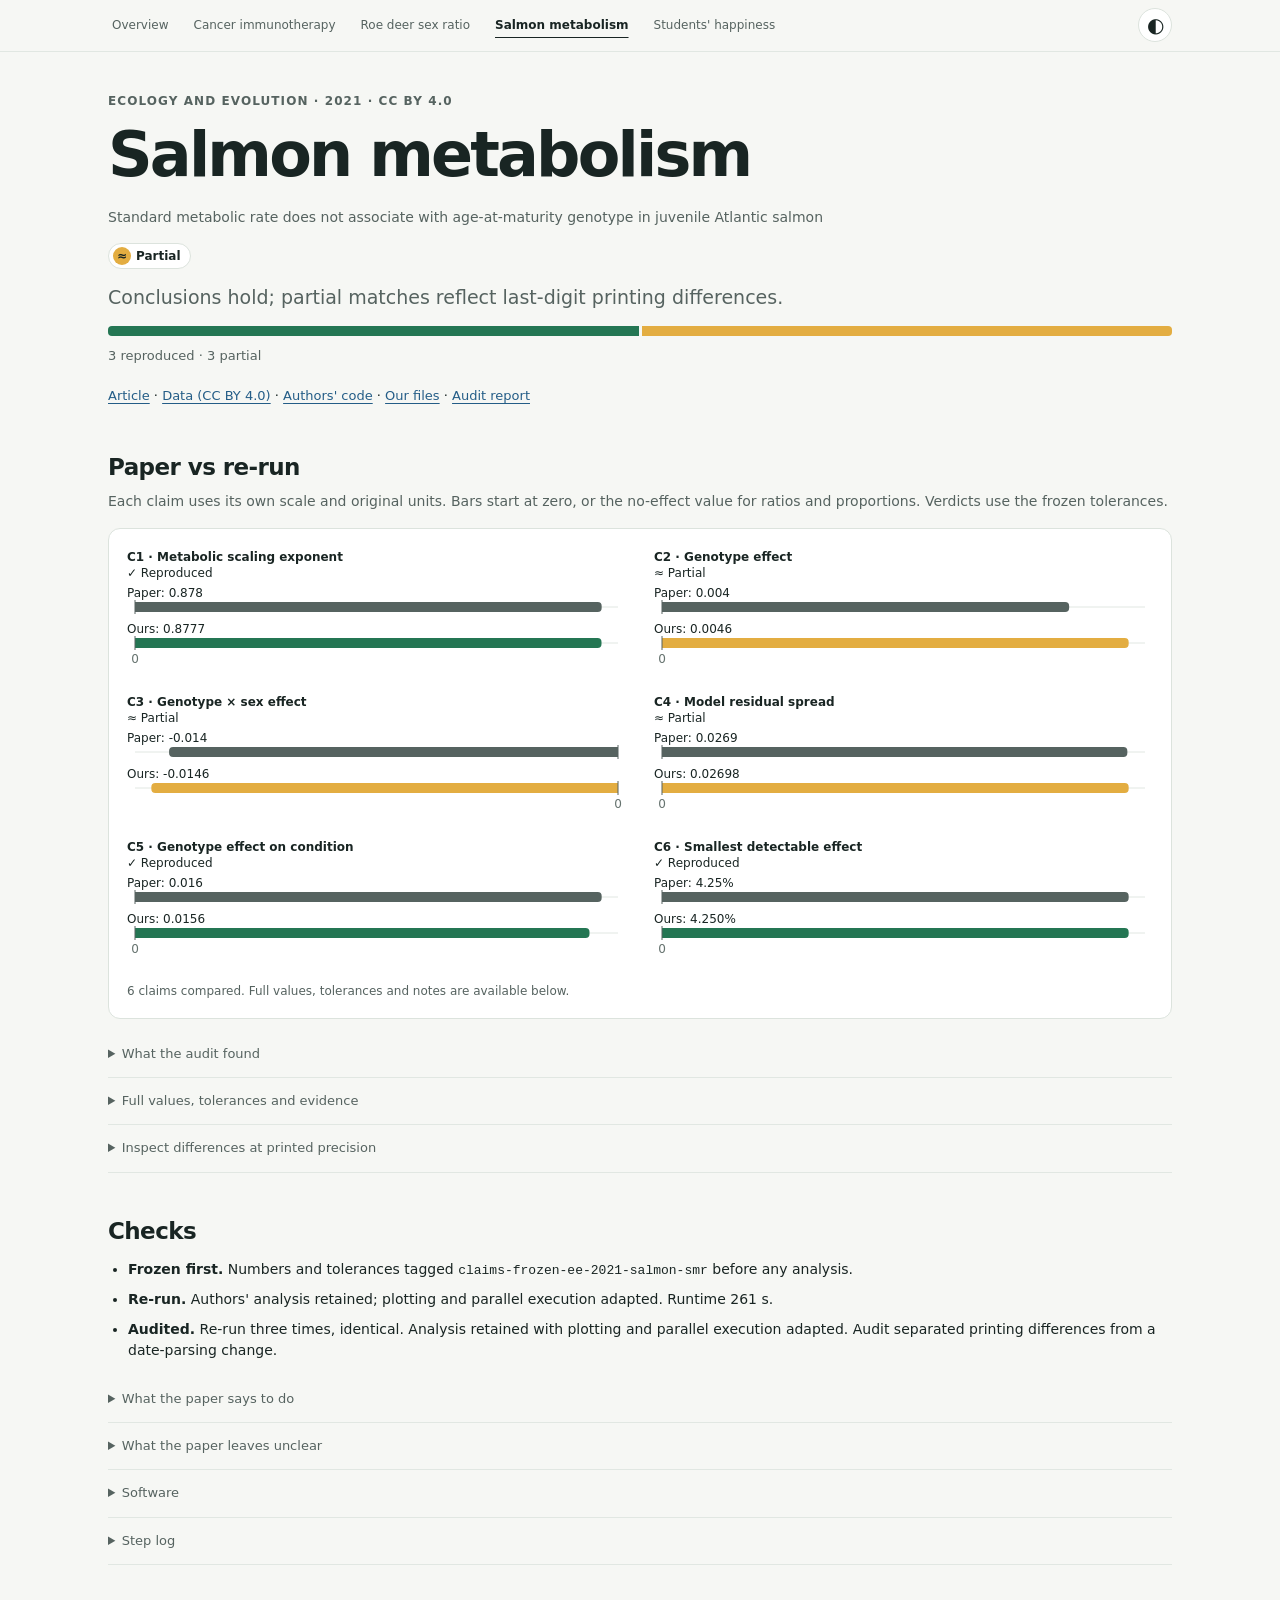
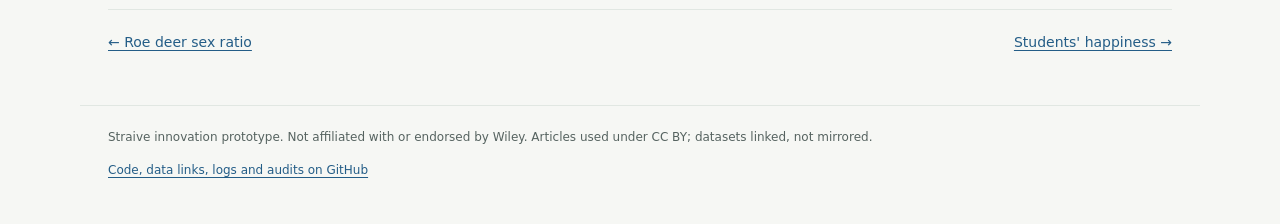
<file: site/papers/ee-2021-salmon-smr.html>
<!doctype html>
<html lang="en" class="no-js">
<head>
<meta charset="utf-8">
<meta name="viewport" content="width=device-width, initial-scale=1">
<title>Salmon metabolism · Reproduction</title>
<meta name="description" content="Report card for Standard metabolic rate does not associate with age-at-maturity genotype in juvenile Atlantic salmon">
<link rel="stylesheet" href="../assets/style.css">
<script>document.documentElement.classList.remove("no-js");try{var t=localStorage.getItem("theme");if(t)document.documentElement.dataset.theme=t}catch(e){}</script>
</head>
<body>
<a class="skip" href="#main">Skip to content</a>
<header class="topnav"><nav aria-label="Main"><a href="../index.html">Overview</a><a href="../papers/cam4-2024-hpd.html">Cancer immunotherapy</a><a href="../papers/ee-2022-roedeer-sexratio.html">Roe deer sex ratio</a><a href="../papers/ee-2021-salmon-smr.html" aria-current="page">Salmon metabolism</a><a href="../papers/hsr-2023-ei-happiness.html">Students&#x27; happiness</a></nav>
<button class="theme" type="button" aria-label="Toggle light or dark theme">◐</button></header>
<main id="main">

<section class="hero">
<p class="kicker">Ecology and Evolution · 2021 · CC BY 4.0</p>
<h1>Salmon metabolism</h1>
<p class="paper-title">Standard metabolic rate does not associate with age-at-maturity genotype in juvenile Atlantic salmon</p>
<p><span class="badge warn"><span aria-hidden="true">≈</span> Partial</span></p>
<p class="lead">Conclusions hold; partial matches reflect last-digit printing differences.</p>
<div class="outcome-strip" aria-hidden="true"><span class="good" style="flex:3"></span><span class="warn" style="flex:3"></span></div>
<p class="claim-counts">3 reproduced · 3 partial</p>
<p class="links"><a href="https://doi.org/10.1002/ece3.8408">Article</a> · <a href="https://doi.org/10.5281/zenodo.5255061">Data (CC BY 4.0)</a> · <a href="https://doi.org/10.5281/zenodo.5255061">Authors' code</a> · <a href="https://github.com/SujalPradhan/paper-reproducibility-engine/tree/main/papers/ee-2021-salmon-smr">Our files</a> · <a href="https://github.com/SujalPradhan/paper-reproducibility-engine/blob/main/papers/ee-2021-salmon-smr/audit.md">Audit report</a></p>
</section>
<section>
<h2>Paper vs re-run</h2>
<p class="sub">Each claim uses its own scale and original units. Bars start at zero, or the no-effect value for ratios and proportions. Verdicts use the frozen tolerances.</p>
<figure class="chart comparison" data-chart="comparison" data-paper="ee-2021-salmon-smr" aria-label="Original paper values compared with re-run values">
<figcaption>6 claims compared. Full values, tolerances and notes are available below.</figcaption></figure>
<details class="more"><summary>What the audit found</summary><p>The audit attributes the graded last-digit misses to inconsistent rounding or truncation. It also found a date-parsing change that drops midnight temperature readings. Restoring those readings reconciles other model diagnostics but leaves every graded verdict unchanged.</p></details>
<details class="more evidence"><summary>Full values, tolerances and evidence</summary>
<div class="table-wrap"><table><caption>Unrounded re-run values and original printed claims</caption><thead><tr><th scope="col">Claim</th><th scope="col">Paper</th><th scope="col">Re-run</th><th scope="col">Tolerance</th><th scope="col">Verdict</th><th scope="col">Evidence</th></tr></thead><tbody><tr><th scope="row"><b>Metabolic scaling exponent</b><div class="muted">C1</div></th><td class="num">0.878</td><td class="num">0.877721</td><td class="num">±0.0005</td><td><span class="badge good"><span aria-hidden="true">✓</span> Reproduced</span></td><td>mod_rate1 (authors&#x27; script-Ash2021-4-models-mo2.R), lmerTest REML; term &#x27;log10(weight)&#x27;; CI = profile confint(); p/F/DenDF = anova(type=3) Satterthwaite for &#x27;log10(weight)&#x27;. N=150 (LL=76, EE=74; male=69, female=81; families=14; batches=10). <div class="muted">Appendix 2, Table A1(A), row &#x27;Log10 body mass&#x27;. Results paragraph 2 rounds it to &#x27;0.88 ± 0.05 (95% CI)&#x27;</div></td></tr><tr><th scope="row"><b>Genotype effect</b><div class="muted">C2</div></th><td class="num">0.004</td><td class="num">0.00458465</td><td class="num">±0.0005</td><td><span class="badge warn"><span aria-hidden="true">≈</span> Partial</span></td><td>mod_rate1 (authors&#x27; script-Ash2021-4-models-mo2.R), lmerTest REML; term &#x27;geno_vgll3LL&#x27;; CI = profile confint(); p/F/DenDF = anova(type=3) Satterthwaite for &#x27;geno_vgll3&#x27;. N=150 (LL=76, EE=74; male=69, female=81; families=14; batches=10). Type III F for the main effect is tested with sum-to-zero-type contrasts by lmerTest, so its p need not equal the t-test p of the treatment-coded coefficient.<div class="muted">Appendix 2, Table A1(A), row &#x27;vgll3 (LL)&#x27;. Results paragraph 2 says &#x27;The vgll3 genotype had no significant effect on SMR (Figure 3)&#x27;, and the Abstract states the same conclusion without numbers</div></td></tr><tr><th scope="row"><b>Genotype × sex effect</b><div class="muted">C3</div></th><td class="num">−0.014</td><td class="num">-0.0145533</td><td class="num">±0.0005</td><td><span class="badge warn"><span aria-hidden="true">≈</span> Partial</span></td><td>mod_rate1 (authors&#x27; script-Ash2021-4-models-mo2.R), lmerTest REML; term &#x27;geno_vgll3LL:sexmale&#x27;; CI = profile confint(); p/F/DenDF = anova(type=3) Satterthwaite for &#x27;geno_vgll3:sex&#x27;. N=150 (LL=76, EE=74; male=69, female=81; families=14; batches=10). Coefficient t-test p = 0.1176. Paper prints p=.117 (Table A1) and p=.69 (Results text).<div class="muted">Appendix 2, Table A1(A), row &#x27;vgll3(LL):Sex(male)&#x27;. Results paragraph 2 prints p = .69 for this interaction (conflict, see ambiguities)</div></td></tr><tr><th scope="row"><b>Model residual spread</b><div class="muted">C4</div></th><td class="num">0.0269</td><td class="num">0.0269755</td><td class="num">±0.00005</td><td><span class="badge warn"><span aria-hidden="true">≈</span> Partial</span></td><td>sigma(mod_rate1). CV of residuals = sigma*ln(10)*100 = 6.211% (paper: 6.19%). Simple model mod_rate3 sigma = 0.02708 (paper 0.0271). N=150 (LL=76, EE=74; male=69, female=81; families=14; batches=10)<div class="muted">Appendix 2, Table A1(A), Random effects row &#x27;Residual&#x27;. Results paragraph 3 rounds it to &#x27;0.027&#x27;. Results paragraph 2 gives CV of residuals of 6.19% for the full model (6.23% for the simple model)</div></td></tr><tr><th scope="row"><b>Genotype effect on condition</b><div class="muted">C5</div></th><td class="num">0.016</td><td class="num">0.0155829</td><td class="num">±0.0005</td><td><span class="badge good"><span aria-hidden="true">✓</span> Reproduced</span></td><td>mod_condition1 (authors&#x27; script-Ash2021-4-models-condition.R), REML; condition = weight/(length_standard/10)^3*100 as in code. p/F = anova(type=3) for geno_vgll3; coefficient t-test p = 0.5519. N=150.<div class="muted">Appendix 2, Table A2(A), row &#x27;vgll3 (LL)&#x27;. Results paragraph 1 gives &#x27;p = .33&#x27;</div></td></tr><tr><th scope="row"><b>Smallest detectable effect</b><div class="muted">C6</div></th><td class="num">4.25%</td><td class="num">4.25</td><td class="num">±0.25</td><td><span class="badge good"><span aria-hidden="true">✓</span> Reproduced</span></td><td>Authors&#x27; script-Ash2021-powerAnalysis.R run once, sequentially (multidplyr removed), set.seed(1) before sourcing; 10000 sims per grid point, grid seq(1,5,0.25)%. Smallest grid effect with power&gt;=0.8. Power by grid: 1.00%:0.1086, 1.25%:0.1375, 1.50%:0.1733, 1.75%:0.2253, 2.00%:0.2728, 2.25%:0.3351, 2.50%:0.3988, 2.75%:0.4653, 3.00%:0.5373, 3.25%:0.5911, 3.50%:0.6597, 3.75%:0.7258, 4.00%:0.7718, 4.25%:0.8219, 4.50%:0.8496, 4.75%:0.8886, 5.00%:0.9171. Full table: outputs/power_vgll3.csv<div class="muted">Results paragraph 3 (&#x27;minimum effect size of 4.25% and 6% ... for the vgll3 and the vgll3:sex effects&#x27;), Discussion paragraph 1, Appendix 2 Figure A2</div></td></tr></tbody></table></div></details>
<details class="more" data-render-on-open><summary>Inspect differences at printed precision</summary>
<p class="sub">Distance from the paper’s value in last-printed-digit units. The signed logarithmic scale compresses large differences; bands show the frozen tolerances.</p>
<figure class="chart" data-chart="claims" data-paper="ee-2021-salmon-smr" aria-label="Claim differences in last-printed-digit units"></figure></details>
</section>
<section>
<h2>Checks</h2>
<ul class="checks">
<li><b>Frozen first.</b> Numbers and tolerances tagged <code>claims-frozen-ee-2021-salmon-smr</code> before any analysis.</li>
<li><b>Re-run.</b> Authors&#x27; analysis retained; plotting and parallel execution adapted. Runtime 261 s.</li>
<li><b>Audited.</b> Re-run three times, identical. Analysis retained with plotting and parallel execution adapted. Audit separated printing differences from a date-parsing change.</li>
</ul>
<details class="more"><summary>What the paper says to do</summary><ol><li>Run order per author README: 1-prep-functions.R, 2-prep-data.R, then 4-models-*.R. 3-prep-plots.R and the plotting parts that use axomatic::axis_x/axis_y, extrafont and loadfonts(device=&#x27;win&#x27;) are not needed for any claim. Working directory = folder with the data files. Author sets options(na.action=&#x27;na.fail&#x27;).</li><li>Load data-Ash2021-sampled-fish.xlsx sheet 1 with readxl::read_xlsx (165 rows). Parse `date` with lubridate::dmy (format d.mm.yy). Compute condition = (weight / (length_standard/10)^3) * 100. Note that this uses length in cm despite the paper saying mm.</li><li>Temperature: read data-Ash2021-temp-loggers-small-tanks-Dec2020.txt. Parse dateTime with ymd_hms and turn tank to numeric (the author code recodes &#x27;1_10&#x27; and then calls numextract, so the &#x27;10_0&#x27; label becomes 10). Keep dateTime &lt; 2020-07-15 and tank in 1:14. Average temp across tanks per timestamp (tb_tempLog_one). For each fish, avgTemp = mean of tb_tempLog_one$temp with dateTime strictly between (date - 5 days) and (date - 2 days).</li><li>Join individual data to data-Ash2021-genotypes.txt by ID_sample, which adds sex (female/male) and geno_vgll3 (EE/LL). The author code also joins tank densities and tank mean temps by family = tank, but these are unused in the models.</li><li>Load data-Ash2021-respirometry.txt (read.delim, 7311 rows). Rename Ind -&gt; ID_fish, Mass -&gt; mass, Chamber.No -&gt; chamber_ch, Volume -&gt; volume_ch, Date.Time -&gt; dateTime (ymd_hms on strings like &#x27;(2020-Jul-03 16:25:32)&#x27;). Left-join individual data by ID_fish.</li><li>SMR per fish: group by ID_fish, mass, volume_ch, chamber_ch, and take SMR = calcSMR(MR.abs)$mlnd. This is the mean of the lowest normal distribution from mclust::Mclust(Y, G=1:4) on all retained phases of that fish, following Chabot et al. 2016. Use the author&#x27;s calcSMR verbatim, including its `length(time)` quirk (see ambiguities). No extra removal of the acclimation period.</li><li>Exclusions: keep fish with use &gt; 0.5 in the xlsx. This should leave N = 150 (76 LL, 74 EE; 69 males, 81 females; 14 families; 10 batches). Convert family, chamber, geno_vgll3 and sex to factors. The reference levels come out as EE and female (alphabetical), matching the &#x27;vgll3 (LL)&#x27; and &#x27;Sex (male)&#x27; rows in Table A1.</li><li>Model 1 (C1–C4): lmerTest::lmer(log10(SMR) ~ log10(weight) + geno_vgll3*sex + avgTemp + (1|family) + (1|batch), data = tb_smr), REML. Body mass is the post-respirometry `weight` from the xlsx, not respirometry `Mass`. Report the fixed-effect estimates, Wald or profile 95% CIs from confint() (the author uses the default confint, which is profile for merMod), type III anova (Satterthwaite) for p/F, and sigma() as the residual SD.</li><li>Model 2 (C5): lmerTest::lmer(condition ~ geno_vgll3*sex + (1|batch) + (1|family), data = tb_smr), REML, with confint() and anova(type=3).</li><li>Alternative models for AIC and cross-validation (context only, not scored): rate1.5 (no interaction), rate2 (sex only), rate3 (simple: log10(weight) + avgTemp). Compare them with AIC() and with cvms::cross_validate using 2 folds (odd vs even batch), natural-log variables, and only (1|family) as the random effect.</li><li>CV of residuals (context for C4): residual SD converted from log10 to ln scale (× ln 10) as a percentage, per Garland 1984.</li><li>Power analysis (C6): run script-Ash2021-powerAnalysis.R. For n = 150, simulate y = 1 + 0.83*b0 + c_b1*b1 + c_b12*b1*b2 + N(0, 0.027), with b0 ~ N(1.07, 0.3) (body mass, not logged), b1 = genotype (half 0, half 1) and b2 = sex alternating 0/1. Fit lm(y ~ b0 + b1*b2) and test the b1 coefficient p &lt; 0.05. Use c_b1 = log10(1 + seq(1,5,0.25)/100), with c_b12 = -c_b1 as in the code, and 10000 simulations per grid point. The minimum detectable effect is the smallest grid value with power &gt;= 0.8. multidplyr parallelisation can be dropped. Set a seed and report it.</li></ol></details>
<details class="more"><summary>What the paper leaves unclear</summary><ul><li>The Results text (paragraph 2) gives sex p = .59 and sex:vgll3 p = .69. Table A1(A) for the same full model gives sex p = .322 and vgll3(LL):Sex(male) p = .117, and the text never states the vgll3 main-effect p (Table: .771). The two sources disagree. Claims C2/C3 use the table.</li><li>In Table A1(A), the interaction row has F (type III) = 0.248 with p = .117. With numerator df 1 and DenDF 136, F = 0.248 implies p ≈ 0.62, and Sum Sq 0.002 / residual variance (0.0269^2 ≈ 0.00072) implies F ≈ 2.5. The F value is probably a typo for 2.48, but which of F and p is wrong is unknown.</li><li>Table A1(A): log10 body mass p is printed &#x27;&gt;.001&#x27;, almost certainly a typo for &#x27;&lt;.001&#x27;. The intercept 95% CI is printed [−1.077, −0.062], which is very asymmetric around −0.853 and is probably −0.620. The random-effect term is written &#x27;(1+batch)&#x27; rather than &#x27;(1|batch)&#x27;.</li><li>Results text: the simple-model scaling coefficient is &#x27;0.89 ± 0.24&#x27;, but Table A1(B) gives 0.885 [0.837, 0.932], a half-width of about 0.05. The ± 0.24 looks like a typo.</li><li>Results text: &#x27;the coefficient of variation was 6.23% and 6.19% for the simple and full model, respectively&#x27;. The residual SDs are 0.0271 (simple) and 0.0269 (full), and these give about 6.24% and 6.19% when multiplied by ln 10, so the exact CV formula used is not spelled out.</li><li>SMR units: the paper says log10 SMR is in &#x27;mg O2/L/h&#x27;, but the author code uses calcSMR(MR.abs). MR.abs is absolute oxygen consumption (FishResp, mg O2 h^-1), and MR.mass is mg O2 kg^-1 h^-1. &#x27;mg O2/L/h&#x27; does not match either column, but the code is unambiguous: MR.abs.</li><li>avgTemp window: the paper says &#x27;average holding tank temperature (°C) for the last 3 days before the fish entered the acclimation tank&#x27;. The code averages the mean-across-all-tanks temperature (not the fish&#x27;s own family tank) over (date − 5 d, date − 2 d), where date is the respirometry end date. Figure 1 caption gives 10.34 ± 0.77 °C, Figure 3 caption 10.28 °C and a code comment 10.17/10.64 °C. These are inconsistent summaries of the covariate.</li><li>calcSMR (author copy of the Chabot et al. 2016 function) uses `valid &lt;- cl2$Freq &gt;= 0.1*length(time)`. `time` is not defined locally and resolves to stats::time (length 1), so the &#x27;&gt;=10% of values&#x27; safeguard is effectively disabled and the class labelled 1 by Mclust is always used. Results depend on Mclust&#x27;s class labelling and so on the mclust version (5.4.7 stated).</li><li>Mass covariate: the model uses `weight` from the xlsx (post-respirometry mass, 0.01 g), while respirometry.txt has a separate `Mass` column. The paper says only &#x27;body mass&#x27;. The author code uses weight for the model and mass only as a grouping key.</li><li>Body condition: the paper says Fulton&#x27;s K = weight (g) / length (mm)^3 × 100. The code divides length_standard by 10 (that is, cm), so the values are on a different scale from the stated formula. Model 2 conclusions are unaffected in direction, but the absolute estimates (C5) follow the code.</li><li>Power analysis: Figure A2 caption says the scaling coefficient was set to 0.8, log(body mass) was the predictor and &#x27;the genotype-sex interaction was fixed at 0%&#x27; in the vgll3-effect simulation. The script uses c_b0 = 0.83 on untransformed mass b0 ~ N(1.07, 0.3) and sets c_b12 = −c_b1, so the genotype effect is cancelled in one sex. The script also has no random seed. Caption and code disagree, and the reported 4.25% presumably comes from the code.</li><li>Cross-validation and AIC (Table A1(C)): the code uses natural-log SMR and weight with only (1|family) in cvms, while the main models use log10 with family + batch. The RMSE scale (≈0.065) therefore does not correspond to the log10 residual SD. The text says these models had &#x27;lower AIC and RMSD&#x27;, but in Table A1(C) the full model has the lowest RMSE (0.0646 vs 0.0653–0.0656), which contradicts the text&#x27;s claim of higher predictive power for the reduced models.</li><li>Table A2(B) prints the sex-only condition model residual SD as 0.004, against 0.061 in Table A2(A). This is likely a typo.</li><li>Sample accounting: the paper says 160 fish were tested, with 9 removed for technical issues and 1 that died before testing, giving 150. The xlsx has 159 rows with a batch (batch 2 has 15), and respirometry.txt contains 153 distinct individuals. `use` codes are 1/0.9/0.5/0.2/0, and the 0.5 threshold is strict (&gt; 0.5), so use = 0.5 fish are excluded.</li><li>Appendix 1 reports mean body mass &#x27;1.08 ± 0.3 g (±SE)&#x27;, which is evidently an SD. The Methods say respirometry started 4 July 2020, but respirometry.txt timestamps for batch 1 are 3 July (ending 4 July per xlsx date).</li><li>The abstract gives no numeric effect estimates, only N = 150 and 14 families, so all numeric claims come from the Results text and Appendix 2 tables.</li></ul></details>
<details class="more"><summary>Software</summary><p class="sub">R 4.6.1, lme4 2.0.6, lmerTest 3.2.1, mclust 6.1.3, MuMIn 1.48.19, cvms 2.0.1, tidyverse 2.0.0, dplyr 1.2.1, lubridate 1.9.5, readxl 1.6.0, car 3.1.5, sjPlot 2.9.0, ggeffects 2.3.2, janitor 2.2.1, glue 1.8.1, Matrix 1.7.5, jsonlite 2.0.0</p></details>
<details class="more"><summary>Step log</summary><pre>2026-10-20 13:57:27 START reproduction of ee-2021-salmon-smr (Reproducer agent)
2026-10-20 14:00:27 Read claims.json (frozen, not edited), data/README.md, paper/fulltext.xml, code/author/*.R (Windows-1252), CLAIMS_SCHEMA.md.
2026-10-20 14:00:27 CHECKSUM: SHA-256 of all 6 data files and all 9 author scripts match data/README.md exactly (verified with shasum -a 256).
2026-10-20 14:00:27 PROBLEM: Installed R is 4.6.1 (2026-06-24), not 4.5 as stated in the task brief, nor 4.0.4 as used by the authors. Using R 4.6.1.
2026-10-20 14:00:27 Installed from CRAN (source) into paper-local library env/Rlib: tidyverse 2.0.0, mclust 6.1.3, lmerTest 3.2.1, MuMIn 1.48.19, cvms 2.0.1, sjPlot 2.9.0, ggeffects 2.3.2, janitor 2.2.1, multidplyr 0.1.4. Preinstalled: lme4 2.0.6, car 3.1-5, readxl 1.6.0, dplyr 1.2.1, ggplot2 4.0.3. Install log: outputs/install_log.txt.
2026-10-20 14:00:27 VERSION-DIFF: paper used mclust 5.4.7; CRAN current is mclust 6.1.3 (major-version difference). Also lme4 1.1.26-&gt;2.0.6, lmerTest 3.1.3-&gt;3.2.1, MuMIn 1.43.17-&gt;1.48.19, cvms 1.3.1-&gt;2.0.1, ggeffects 1.1.0-&gt;2.3.2. SMR via MLND depends on Mclust fits/labelling (see claims ambiguity), so mclust version could matter.
2026-10-20 14:00:28 Copied code/author/*.R to code/author_run/, converting encoding Windows-1252 -&gt; UTF-8 (byte-level re-encoding only, no code change; needed so Rscript in a UTF-8 locale parses the non-ASCII comment/label characters).
2026-10-20 14:00:56 NOTE: re-encoded copies also have CRLF-&gt;LF line endings (whitespace only); &#x27;diff --strip-trailing-cr&#x27; against the originals shows only the commented lines below.
2026-10-20 14:00:56 PATH-EDIT: none needed inside the scripts. Author scripts use bare file names and expect working directory = folder with data files (methods_steps[0]); code/reproduce.R does setwd(data/) before sourcing, then restores. Graphics from sourced plotting calls (sjPlot::plot_model, plot, qqnorm) go to a pdf device opened by reproduce.R at outputs/author_diagnostic_plots.pdf.
2026-10-20 14:00:56 PATH-EDIT/SKIP: script-Ash2021-2-prep-data.R line 6 &#x27;library(axomatic)&#x27; commented out (GitHub-only plotting package; only axis_x/axis_y used, in plotting code).
2026-10-20 14:00:56 SKIP: script-Ash2021-3-prep-plots.R not sourced (plot themes; needs extrafont + loadfonts(device=&#x27;win&#x27;), Windows-only; no claim depends on it).
2026-10-20 14:00:56 SKIP: script-Ash2021-4-plot_temperature.R and script-Ash2021-4-plot-massVsRate.R not sourced (plotting only, need axomatic + theme_print).
2026-10-20 14:00:56 SKIP: script-Ash2021-4-models-mo2.R lines from &#x27;# Plots for model coefficients and predicted means below:&#x27; to end (78 lines) commented out: tb_coeff/plo_coeff/ggsave/ggpredict plots need axomatic::axis_y and theme_print/llCol from 3-prep-plots.R. Model fits, summaries, confint, anova, AIC, cvms above that point are untouched.
2026-10-20 14:00:56 SKIP: script-Ash2021-powerAnalysis.R: 4 multidplyr:: lines commented out (cluster setup x3 and &#x27;%&gt;% multidplyr::partition(cluster) %&gt;%&#x27; x2 pipes; author comment says they can be removed and &#x27;gives same result, just slower&#x27;; claims.json methods_steps also allows dropping). Needed so a single set.seed() governs the RNG stream. Plotting section at the end (plot_powersim_b1/b12 + ggsave; uses axomatic) commented out. Simulation code itself unchanged, including simuls=10000 and both grids (b1 and b12).
2026-10-20 14:00:56 SKIP: script-Ash2021-4-outputs-various.R is sourced (descriptives, sample counts) but it is not needed for any claim; tb_resp_raw is empty because the raw FishResp zip was not downloaded (data/README.md), so its O2-min sections will produce empty/NaN output.
2026-10-20 14:03:05 PROBLEM: an accidental unseeded full run of the power script was started while trying to time it; it was killed after ~2 min, no output kept or looked at.
2026-10-20 14:03:56 ASSUMPTION: seed for C6 = 1 (set.seed(1) immediately before sourcing the power script; default RNG kind Mersenne-Twister/Inversion/Rejection of R 4.6.1). Chosen before any run.
2026-10-20 14:03:56 RUN: Rscript code/reproduce.R (fresh session) started
2026-10-20 14:05:00 PLAN (pre-results): sensitivity S1 = rerun author prep + model scripts with mclust 5.4.7 (paper&#x27;s version, installed from CRAN archive into env/Rlib_mclust547) to see if the mclust major-version change alters SMR estimates. Reported in outputs/sensitivity.json only, not graded.
2026-10-20 14:09:16 POST-HOC (sensitivity only, main results unchanged): after seeing small gaps in model 1 (F log10 mass 1159.68 vs 1160.548; DenDF 90.518 vs 90.347) and avgTemp batch means 10.18/10.65 vs author code comment 10.17/10.64, ran diagnostic S2 = same pipeline with session time zone TZ=Europe/Helsinki (authors worked in Finland; f_avgTemp compares UTC POSIXct with Date bounds, which may be TZ-dependent). Reason: understand discrepancy; not used for graded values.
2026-10-20 14:09:41 RUN finished: Rscript code/reproduce.R from fresh session, exit 0, runtime 260.6 s (power analysis 231.6 s). Author console output in outputs/author_run_output.txt; model printouts outputs/model1_smr_full.txt, outputs/model2_condition_full.txt; power tables outputs/power_vgll3.csv, outputs/power_vgll3xsex.csv; per-fish SMR outputs/tb_smr.csv.
2026-10-20 14:09:41 PROBLEM: script-Ash2021-4-outputs-various.R stops at the &#x27;Minimum O2 concentrations&#x27; section (object &#x27;Phase&#x27; not found) because tb_resp_raw is empty (raw FishResp zip not downloaded). Descriptives only; no claim affected. Sample counts before the error: 159 tested, 150 with use&gt;0.5.
2026-10-20 14:09:41 PROBLEM: script-Ash2021-4-models-mo2.R stops at cvms::cross_validate(models=...): argument &#x27;models&#x27; no longer exists in cvms 2.0.1 (renamed &#x27;formulas&#x27;). Not fixed (author code). Only the CV for Table A1(C) is lost; all models, confint, anova and AIC ran before this point.
2026-10-20 14:09:41 PROBLEM: in 2-prep-data.R, ymd_hms(Date.Time) on respirometry.txt warns &#x27;5377 failed to parse&#x27;. Respirometry dateTime is used only for time_start/time_end/hour, not SMR or any model; no claim affected. Not investigated further.
2026-10-20 14:09:41 PROBLEM (cosmetic): mod_condition1 anova printout header appears twice in author output (lmerTest print artefact); numbers unaffected.
2026-10-20 14:09:41 CHECK: N=150 (LL 76, EE 74; male 69, female 81; 14 families; 10 batches), matches paper. avgTemp mean 10.279 (Fig 3 caption 10.28); batches 1-8 mean 10.178 and 9-10 mean 10.652 vs code comment 10.17/10.64.
2026-10-20 14:09:41 FINAL C1: log10 mass slope 0.877721, profile CI [0.829478, 0.928389], type-III F 1159.68 DenDF 90.518, p 2.1e-53 (paper 0.878 [0.830,0.928], F 1160.548, DenDF 90.347).
2026-10-20 14:09:41 FINAL C2: vgll3(LL) 0.004585, CI [-0.014893, 0.024080], F 0.0877 DenDF 12.943, p 0.7718 (paper 0.004 [-0.014,0.024], F 0.087, DenDF 12.943, p .771). Note 0.004585 rounds to 0.005 at 3 dp.
2026-10-20 14:09:41 FINAL C3: vgll3(LL):sex(male) -0.014553, CI [-0.032635, 0.003388], F 2.480 DenDF 136.127, p 0.1176 (paper -0.014 [-0.033,0.003], F 0.248, DenDF 136.132, p .117). Our p matches Table A1 (.117), not the Results text (.69). Our F=2.48 indicates the printed F=0.248 is a typo (decimal shift), as anticipated in claims ambiguities. -0.014553 rounds to -0.015 at 3 dp.
2026-10-20 14:09:41 FINAL C4: residual SD 0.026975 (paper 0.0269); rounds to 0.0270 at 4 dp. CV of residuals = sigma*ln10*100 = 6.211% (paper 6.19%). Simple model mod_rate3 sigma 0.02708 (paper 0.0271).
2026-10-20 14:09:41 FINAL C5: condition vgll3(LL) 0.015583, CI [-0.034519, 0.065382], F 1.0487 DenDF 12.177, p 0.3257 (paper 0.016 [-0.035,0.065], F 1.049, DenDF 12.177, p .326) - exact at printed precision.
2026-10-20 14:09:41 FINAL C6: seed 1, 10000 sims/grid point; power at 4.00% = 0.7718, at 4.25% = 0.8219 -&gt; MDE 4.25% (paper 4.25%).
2026-10-20 14:09:41 SENSITIVITY S1 (pre-planned): mclust 5.4.7 gives SMR identical to mclust 6.1.3 for all 150 fish (max abs diff 5e-16) and identical model results; mclust version is not the source of the small model-1 gaps. S2 (post-hoc diagnostic): TZ=Europe/Helsinki changes nothing. Remaining small gaps in model 1 (e.g. DenDF 90.518 vs 90.347, F 1159.68 vs 1160.55, 3rd-decimal estimates) are unexplained; candidates are lme4/lmerTest version differences (1.1-26/3.1-3 vs 2.0-6/3.2-1) or minor data-prep differences in the authors&#x27; 2021 environment (dplyr/lubridate/readxl). Not pursued further (time box).
2026-10-20 14:09:45 COMPARE: compare.py run once -&gt; overall Partial; C1 Reproduced, C2 Partial (0.00458 vs 0.004), C3 Partial (-0.01455 vs -0.014), C4 Partial (0.026975 vs 0.0269), C5 Reproduced, C6 Reproduced. p-values/CIs/significance conclusions for C2/C3 match Table A1. No tuning done after seeing verdicts. END.
2026-10-20T15:45:00 CORRECTION (lead, after independent audit; see audit.md): the earlier statement that the &quot;5377 failed to parse&quot; warning concerns respirometry.txt was wrong. The auditor traced it to the authors&#x27; ymd_hms() call on the temperature log: on R &gt;= 4.3 it drops all 5,377 midnight readings, which shifts avgTemp. Keeping those rows reproduces every Table A1 F, DenDF and AIC exactly; no graded value moves by more than 3e-5. The graded results remain those of the authors&#x27; code run as-is (pre-registered). The lme4/lmerTest version hypothesis was tested by the auditor and not supported.
2026-10-20T15:45:00 FIX (lead, after audit): env/install.R now puts env/Rlib on .libPaths() and compares versions with package_version(); it previously failed on a clean checkout. Analysis code unchanged.</pre></details>
</section>
<nav class="pager"><a href="ee-2022-roedeer-sexratio.html">← Roe deer sex ratio</a><a href="hsr-2023-ei-happiness.html">Students&#x27; happiness →</a></nav>

</main>
<footer class="foot">
<p>Straive innovation prototype. Not affiliated with or endorsed by Wiley. Articles used under CC BY; datasets linked, not mirrored.</p>
<p><a href="https://github.com/SujalPradhan/paper-reproducibility-engine">Code, data links, logs and audits on GitHub</a></p>
</footer>
<div class="tooltip" role="status" hidden></div>
<script type="application/json" id="page-data">{"rows": [{"paper": "Salmon metabolism", "paper_id": "ee-2021-salmon-smr", "claim": "C1", "label": "Metabolic scaling exponent", "text": "Metabolic scaling coefficient (slope of log10 SMR on log10 body mass) in the full mixed model (model 1)", "verdict": "Reproduced", "paper_text": "0.878", "ours": "0.8777", "paper_value": 0.878, "ours_value": 0.877721, "tolerance": 0.0005, "reference_value": 0.0, "digits": -0.2790000000000292, "digits_tol": 0.5, "cause": null, "cause_key": null}, {"paper": "Salmon metabolism", "paper_id": "ee-2021-salmon-smr", "claim": "C2", "label": "Genotype effect", "text": "No significant effect of vgll3 genotype (LL vs EE reference) on mass-adjusted log10 SMR in the full model", "verdict": "Partial", "paper_text": "0.004", "ours": "0.0046", "paper_value": 0.004, "ours_value": 0.00458465, "tolerance": 0.0005, "reference_value": 0.0, "digits": 0.5846499999999999, "digits_tol": 0.5, "cause": "Printing / precision differences", "cause_key": "precision"}, {"paper": "Salmon metabolism", "paper_id": "ee-2021-salmon-smr", "claim": "C3", "label": "Genotype × sex effect", "text": "No significant vgll3 × sex interaction on mass-adjusted log10 SMR in the full model", "verdict": "Partial", "paper_text": "−0.014", "ours": "-0.0146", "paper_value": -0.014, "ours_value": -0.0145533, "tolerance": 0.0005, "reference_value": 0.0, "digits": -0.5532999999999996, "digits_tol": 0.5, "cause": "Printing / precision differences", "cause_key": "precision"}, {"paper": "Salmon metabolism", "paper_id": "ee-2021-salmon-smr", "claim": "C4", "label": "Model residual spread", "text": "Residual standard deviation of the full SMR model (basis for CV of residuals and the power analysis)", "verdict": "Partial", "paper_text": "0.0269", "ours": "0.02698", "paper_value": 0.0269, "ours_value": 0.0269755, "tolerance": 5e-05, "reference_value": 0.0, "digits": 0.7549999999999918, "digits_tol": 0.5, "cause": "Printing / precision differences", "cause_key": "precision"}, {"paper": "Salmon metabolism", "paper_id": "ee-2021-salmon-smr", "claim": "C5", "label": "Genotype effect on condition", "text": "No effect of vgll3 genotype on body condition (Fulton's K) in the full condition model (model 2)", "verdict": "Reproduced", "paper_text": "0.016", "ours": "0.0156", "paper_value": 0.016, "ours_value": 0.0155829, "tolerance": 0.0005, "reference_value": 0.0, "digits": -0.4171000000000001, "digits_tol": 0.5, "cause": null, "cause_key": null}, {"paper": "Salmon metabolism", "paper_id": "ee-2021-salmon-smr", "claim": "C6", "label": "Smallest detectable effect", "text": "Post hoc power analysis: minimum vgll3 effect size on mass-adjusted (non-log) SMR detectable with 80% power", "verdict": "Reproduced", "paper_text": "4.25%", "ours": "4.250", "paper_value": 4.25, "ours_value": 4.25, "tolerance": 0.25, "reference_value": 0.0, "digits": 0.0, "digits_tol": 25.0, "cause": null, "cause_key": null}]}</script>
<script src="../assets/charts.js"></script>
</body>
</html>
</file>
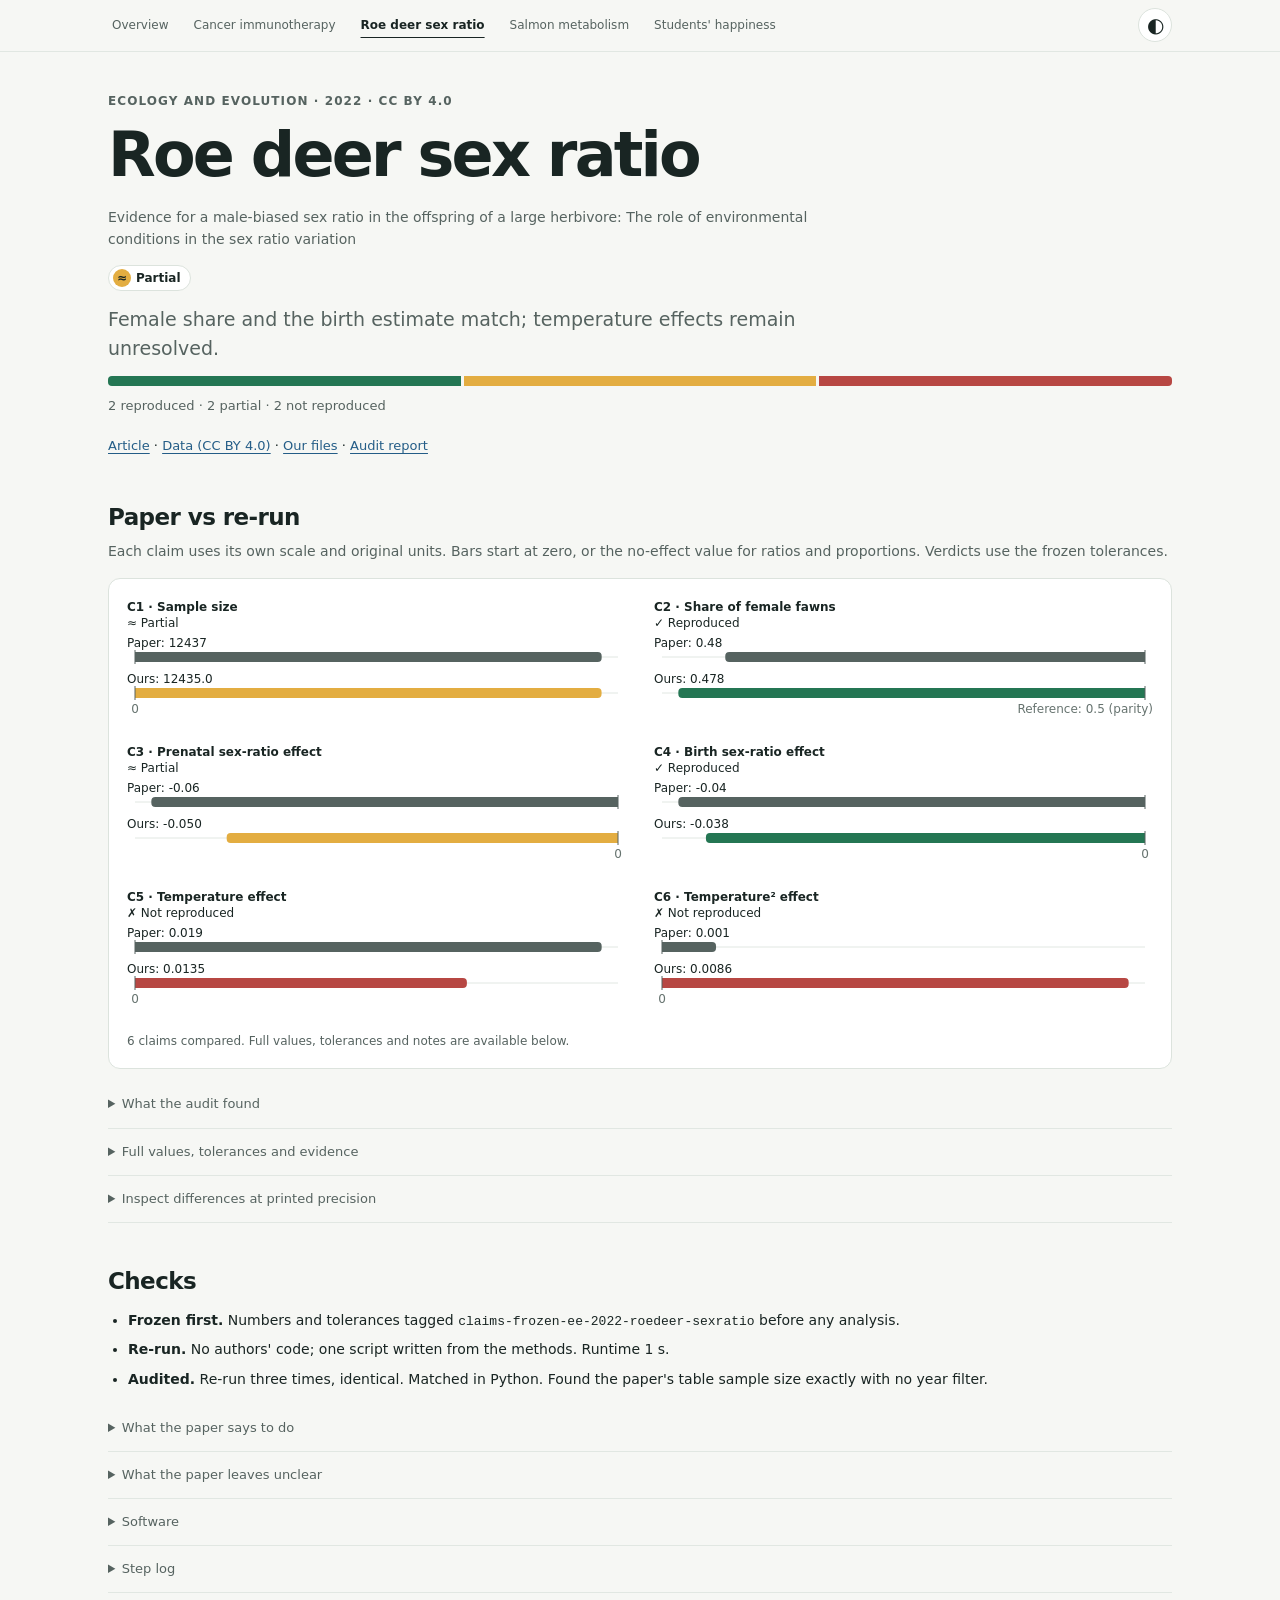
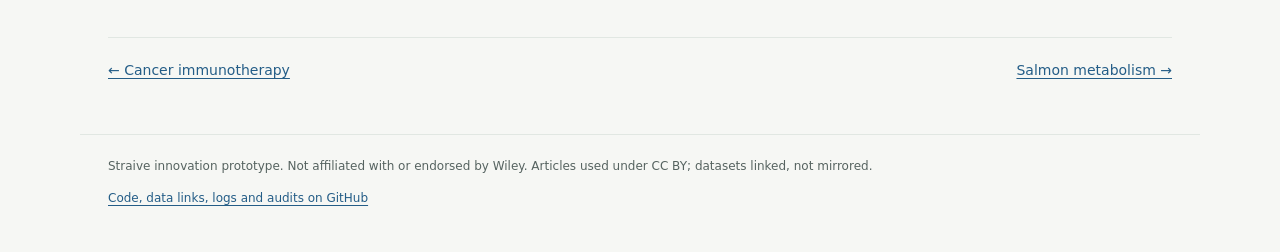
<file: site/papers/ee-2022-roedeer-sexratio.html>
<!doctype html>
<html lang="en" class="no-js">
<head>
<meta charset="utf-8">
<meta name="viewport" content="width=device-width, initial-scale=1">
<title>Roe deer sex ratio · Reproduction</title>
<meta name="description" content="Report card for Evidence for a male-biased sex ratio in the offspring of a large herbivore: The role of environmental conditions in the sex ratio variation">
<link rel="stylesheet" href="../assets/style.css">
<script>document.documentElement.classList.remove("no-js");try{var t=localStorage.getItem("theme");if(t)document.documentElement.dataset.theme=t}catch(e){}</script>
</head>
<body>
<a class="skip" href="#main">Skip to content</a>
<header class="topnav"><nav aria-label="Main"><a href="../index.html">Overview</a><a href="../papers/cam4-2024-hpd.html">Cancer immunotherapy</a><a href="../papers/ee-2022-roedeer-sexratio.html" aria-current="page">Roe deer sex ratio</a><a href="../papers/ee-2021-salmon-smr.html">Salmon metabolism</a><a href="../papers/hsr-2023-ei-happiness.html">Students&#x27; happiness</a></nav>
<button class="theme" type="button" aria-label="Toggle light or dark theme">◐</button></header>
<main id="main">

<section class="hero">
<p class="kicker">Ecology and Evolution · 2022 · CC BY 4.0</p>
<h1>Roe deer sex ratio</h1>
<p class="paper-title">Evidence for a male-biased sex ratio in the offspring of a large herbivore: The role of environmental conditions in the sex ratio variation</p>
<p><span class="badge warn"><span aria-hidden="true">≈</span> Partial</span></p>
<p class="lead">Female share and the birth estimate match; temperature effects remain unresolved.</p>
<div class="outcome-strip" aria-hidden="true"><span class="good" style="flex:2"></span><span class="warn" style="flex:2"></span><span class="bad" style="flex:2"></span></div>
<p class="claim-counts">2 reproduced · 2 partial · 2 not reproduced</p>
<p class="links"><a href="https://doi.org/10.1002/ece3.8938">Article</a> · <a href="https://doi.org/10.5281/zenodo.6513932">Data (CC BY 4.0)</a> · <a href="https://github.com/SujalPradhan/paper-reproducibility-engine/tree/main/papers/ee-2022-roedeer-sexratio">Our files</a> · <a href="https://github.com/SujalPradhan/paper-reproducibility-engine/blob/main/papers/ee-2022-roedeer-sexratio/audit.md">Audit report</a></p>
</section>
<section>
<h2>Paper vs re-run</h2>
<p class="sub">Each claim uses its own scale and original units. Bars start at zero, or the no-effect value for ratios and proportions. Verdicts use the frozen tolerances.</p>
<figure class="chart comparison" data-chart="comparison" data-paper="ee-2022-roedeer-sexratio" aria-label="Original paper values compared with re-run values">
<figcaption>6 claims compared. Full values, tolerances and notes are available below.</figcaption></figure>
<details class="more"><summary>What the audit found</summary><p>The birth sex-ratio point estimate reproduces, but its confidence interval does not. The paper prints conflicting sample sizes; temperature estimates depend on scaling the paper leaves unclear. An extra row in the deposit is a possible explanation for the prenatal discrepancy, not an established cause.</p></details>
<details class="more evidence"><summary>Full values, tolerances and evidence</summary>
<div class="table-wrap"><table><caption>Unrounded re-run values and original printed claims</caption><thead><tr><th scope="col">Claim</th><th scope="col">Paper</th><th scope="col">Re-run</th><th scope="col">Tolerance</th><th scope="col">Verdict</th><th scope="col">Evidence</th></tr></thead><tbody><tr><th scope="row"><b>Sample size</b><div class="muted">C1</div></th><td class="num">N = 12,437</td><td class="num">12435.0</td><td class="num">±0.5</td><td><span class="badge warn"><span aria-hidden="true">≈</span> Partial</span></td><td>Rows with Sex in {f,m} and Year 1972-2019 (stated exclusions only). Hasl-NA rows kept; N excluding Hasl-NA = 11793. Raw file rows = 17260.<div class="muted">Abstract; Methods 2.1 (&#x27;For 3280 of 12,437 marked fawns&#x27;); Table 1 caption; Figure 1 caption. Conflicts with Table 2 row ref 47 and Table 3 row ID 90 (12473, &#x27;12,473&#x27;) and with Metafor_roe_sex.csv Hagen row (N = 12475)</div></td></tr><tr><th scope="row"><b>Share of female fawns</b><div class="muted">C2</div></th><td class="num">0.48 [0.47, 0.49]</td><td class="num">0.477764</td><td class="num">±0.005</td><td><span class="badge good"><span aria-hidden="true">✓</span> Reproduced</span></td><td>pf = 5941/12435; exact Clopper-Pearson 95% CI [0.4690, 0.4866] (binom.test); p vs 0.5. Without Hasl-NA rows: pf = 0.4793 [0.4702, 0.4883], n = 11793.<div class="muted">Table 2, row reference 47 &#x27;Hagen et al., this publication&#x27;; also Table 3 row ID 90</div></td></tr><tr><th scope="row"><b>Prenatal sex-ratio effect</b><div class="muted">C3</div></th><td class="num">−0.06 (CI95 [−0.09, −0.02])</td><td class="num">-0.050314</td><td class="num">±0.005</td><td><span class="badge warn"><span aria-hidden="true">≈</span> Partial</span></td><td>metafor rma REML on 37 prenatal rows (paper says 36); tau2 = 0.00137, I2 = 13.59%.<div class="muted">Results 3.2, paragraph after Table 3 (and Figure 3 / Appendix Figure S1)</div></td></tr><tr><th scope="row"><b>Birth sex-ratio effect</b><div class="muted">C4</div></th><td class="num">−0.04 (CI95 [−0.06, −0.03]</td><td class="num">-0.037635</td><td class="num">±0.005</td><td><span class="badge good"><span aria-hidden="true">✓</span> Reproduced</span></td><td>metafor rma REML on 15 secondary rows; tau2 = 0.00000, I2 = 0.01%.<div class="muted">Results 3.2, paragraph after Table 3 (and Figure 3). The fixed model at reference level gives the identical −0.04 [−0.06, −0.03]</div></td></tr><tr><th scope="row"><b>Temperature effect</b><div class="muted">C5</div></th><td class="num">0.019</td><td class="num">0.013513</td><td class="num">±0.0005</td><td><span class="badge bad"><span aria-hidden="true">✗</span> Not reproduced</span></td><td>glm binomial logit, n = 11793 (Hasl-NA dropped); T_cor = mean(Oct-Dec t-1, Jan-Feb t) - 0.65*Hasl/100; P_Sep raw mm. Uncorrected-T sensitivity: -0.0041 (SE 0.0904, p 0.964).<div class="muted">Table 1, row &#x27;Temperature (Oct–Feb)&#x27;</div></td></tr><tr><th scope="row"><b>Temperature² effect</b><div class="muted">C6</div></th><td class="num">0.001</td><td class="num">0.008635</td><td class="num">±0.0005</td><td><span class="badge bad"><span aria-hidden="true">✗</span> Not reproduced</span></td><td>Quadratic T_cor term, same model as C5. Uncorrected-T sensitivity: -0.00113 (SE 0.01472, p 0.939).<div class="muted">Table 1, row &#x27;Temperature (Oct–Feb)2&#x27; (SE printed as &#x27;0&#x27;)</div></td></tr></tbody></table></div></details>
<details class="more" data-render-on-open><summary>Inspect differences at printed precision</summary>
<p class="sub">Distance from the paper’s value in last-printed-digit units. The signed logarithmic scale compresses large differences; bands show the frozen tolerances.</p>
<figure class="chart" data-chart="claims" data-paper="ee-2022-roedeer-sexratio" aria-label="Claim differences in last-printed-digit units"></figure></details>
</section>
<section>
<h2>Checks</h2>
<ul class="checks">
<li><b>Frozen first.</b> Numbers and tolerances tagged <code>claims-frozen-ee-2022-roedeer-sexratio</code> before any analysis.</li>
<li><b>Re-run.</b> No authors&#x27; code; one script written from the methods. Runtime 1 s.</li>
<li><b>Audited.</b> Re-run three times, identical. Matched in Python. Found the paper&#x27;s table sample size exactly with no year filter.</li>
</ul>
<details class="more"><summary>What the paper says to do</summary><ol><li>Read Sex_BW.csv (sep=&#x27;;&#x27;, CRLF). Columns: Year (birth year t), Sex (&#x27;f&#x27;/&#x27;m&#x27;/&#x27;NA&#x27;), Hasl (m a.s.l., may be &#x27;NA&#x27;).</li><li>Drop rows with Sex == &#x27;NA&#x27;. The paper&#x27;s period is 1972–2019, so drop Year &lt; 1972 (file spans 1966–2019). Record the resulting N for C1. Whether rows with Hasl == &#x27;NA&#x27; are kept for the binomial test is unspecified: report N both with and without Hasl-NA rows.</li><li>C2: n_female = count(Sex==&#x27;f&#x27;), n = count(Sex in {f,m}); pf = n_female/n; 95% CI from exact binomial test (R binom.test(n_female, n), Clopper-Pearson). Round to 2 decimals.</li><li>Read Temp_Data_comma_sep.csv (sep=&#x27;;&#x27;, dec=&#x27;,&#x27;). Jahr = calendar year; Temp_BW_&lt;Mon&gt; = monthly mean temperature (°C); NDS_BW_&lt;Mon&gt; = monthly precipitation.</li><li>For each fawn with birth year t: T_OctFeb = mean(Temp_BW_Oct, Temp_BW_Nov, Temp_BW_Dec at Jahr=t−1; Temp_BW_Jan, Temp_BW_Feb at Jahr=t). P_Sep = NDS_BW_Sep at Jahr=t−1.</li><li>Apply lapse-rate correction (Equation 3) per fawn: T_cor = T_OctFeb − 0.65 * Hasl/100. Requires non-NA Hasl, so drop Hasl-NA rows for the GLM.</li><li>Response y = 1 if Sex==&#x27;f&#x27;, 0 if &#x27;m&#x27; (paper: 0 – male, 1 – female).</li><li>C5/C6: fit glm(y ~ P_Sep + I(P_Sep^2) + T_cor + I(T_cor^2), family = binomial(link=&#x27;logit&#x27;)). Extract the estimate, SE and Wald p for the T_cor and T_cor^2 terms; compare with Table 1 (intercept −0.855 (0.068); P_Sep 0.003 (0.002) p=.11; P_Sep^2 0 (0) p=.13). Sensitivity check: uncorrected T_OctFeb.</li><li>climwin window search (Equation 1 / Appendix S7–S8) is NOT reproduced; the paper&#x27;s selected windows (Temp Oct(t−1)–Feb(t), Precip Sep(t−1)) are taken as given.</li><li>Read Metafor_roe_sex.csv (sep=&#x27;;&#x27;, dec=&#x27;,&#x27;, encoding latin1). Columns: N, N_female, &#x27;Sex ratio&#x27; (P=prenatal, S=secondary), d, d_se, Proportion females, Low_95, High_95, North, Eeast.</li><li>Use provided d and d_se (paper: &#x27;calculated using data with two decimal places&#x27;). Optional check: d = ln(pf/(1−pf))/(pi/sqrt(3)) from Proportion females.</li><li>C3: metafor::rma(yi=d, sei=d_se, data=subset(Sex ratio==&#x27;P&#x27;), method=&#x27;REML&#x27;) (random effects, data-set level; default estimator assumed). Report the estimate and 95% CI.</li><li>C4: same as C3 on subset(Sex ratio==&#x27;S&#x27;).</li><li>Secondary (not a frozen claim): fixed model at reference level (method=&#x27;FE&#x27;) after aggregating data sets by reference (Author+Pub_Year): reported −0.05 [−0.07, −0.02] (P) and −0.04 [−0.06, −0.03] (S); I^2 = 11.4% (P) and 0.16% (S).</li></ol></details>
<details class="more"><summary>What the paper leaves unclear</summary><ul><li>Baden-Württemberg sample size is inconsistent: 12,437 (Abstract, Methods, Table 1 caption, Figure 1 caption) vs 12,473 (Table 2 ref 47, Table 3 ID 90) vs 12475 (N in the Hagen row of the deposited Metafor_roe_sex.csv). Sex_BW.csv has 17,260 rows including Sex==&#x27;NA&#x27; and years 1966–1971 outside the stated 1972–2019 period, so the exclusion rules that yield either N are not stated.</li><li>Table 1: Temperature (Oct–Feb) estimate 0.019 with SE 0.084 is inconsistent with p = .03 (Wald z ≈ 0.23 → p ≈ 0.82). Either the SE or the p is misprinted (e.g. SE 0.0084?). The SEs of the squared terms and the precipitation^2 estimate are printed as &#x27;0&#x27; (3-decimal rounding), so their values cannot be checked meaningfully.</li><li>Lapse-rate correction (Equation 3) subtracts 0.65 °C per 100 m from the state-wide mean temperature, with no reference elevation. It is unclear whether it was applied to the window mean or to the monthly values, and how fawns with Hasl == NA were handled. It is also unclear whether precipitation was centred/scaled.</li><li>The paper says GLMs were run with lme4, but Equation 2 has no random effects; lme4 cannot fit a plain GLM (glmer requires a random term). Possible unreported random effect (e.g. year or height class), or base-R glm was actually used.</li><li>The four height classes (&lt;250, 250–500, 500–750, ≥750 m) were used in climwin; it is unclear whether height class enters the final Equation 2 model.</li><li>Meta-analysis: the text says 51 data sets (36 prenatal + 15 secondary), but Metafor_roe_sex.csv has 52 rows (37 P + 15 S). Several N values differ between the CSV and Table 2 (e.g. Stubbe et al. CSV 166 vs Table 2 116; Majzinger CSV 53 vs Table 2 73; Ellenberg CSV 147 vs Table 2 193 but Table 3 147).</li><li>The τ² estimator for the random-effects model is not stated (metafor default REML assumed). How data sets were aggregated to &#x27;references&#x27; for the fixed model is not stated.</li><li>The mortality-corrected sex for 3280 re-encountered fawns (97 corrections): it is not stated whether Sex_BW.csv already holds the corrected sex. There is no age column, so the &lt;3-day and &lt;7-day subsets (Figures S5–S6) cannot be reproduced.</li><li>The paper reports an exact binomial test for Baden-Württemberg but gives no p-value, only the proportion and CI (2 decimals).</li></ul></details>
<details class="more"><summary>Software</summary><p class="sub">R 4.6.1, metafor 5.2.1, jsonlite 2.0.0, stats 4.6.1</p></details>
<details class="more"><summary>Step log</summary><pre>2026-10-20T08:27:24Z Started reproduction of ee-2022-roedeer-sexratio. Read claims.json, data/README.md, paper/fulltext.xml (Methods 2.1, Table 1, Results 3.2), CLAIMS_SCHEMA.md.
2026-10-20T08:27:24Z CHECKSUM: SHA-256 of Sex_BW.csv, Metafor_roe_sex.csv, Temp_Data_comma_sep.csv all match data/README.md (shasum -a 256). Script re-verifies at runtime.
2026-10-20T08:27:24Z PROBLEM: installed R is 4.6.1 (task brief said 4.5; paper used R 3.6.0). Proceeding with R 4.6.1.
2026-10-20T08:27:24Z metafor not installed; installed from CRAN (first attempt silently failed, second succeeded; also pulled dependency digest).
2026-10-20T08:27:24Z --- Analysis decisions, fixed BEFORE running any analysis ---
2026-10-20T08:27:24Z ASSUMPTION (C1/C2): apply only the exclusions stated in the paper: drop Sex==&#x27;NA&#x27; and Year outside 1972-2019. Rows with Hasl==&#x27;NA&#x27; are KEPT for C1/C2 because the paper states no Hasl-based exclusion and Hasl is not needed for the count/binomial test. N without Hasl-NA rows is reported in notes/log only. No search for a rule matching 12,437 or 12,473.
2026-10-20T08:27:24Z ASSUMPTION (C2): exact Clopper-Pearson CI via binom.test(n_female, n); value = proportion female; p from binom.test vs 0.5 reported for information (paper gives none).
2026-10-20T08:27:24Z ASSUMPTION (C5/C6): climate covariates per claims.json methods_steps: T_OctFeb = mean of Oct/Nov/Dec (t-1) and Jan/Feb (t) monthly means; P_Sep = Sep precipitation (t-1), raw mm, not centred/scaled (paper mentions no scaling). Lapse rate (Eq. 3) applied to the window mean per fawn: T_cor = T_OctFeb - 0.65*Hasl/100 (linear so applying per month then averaging is identical). Hasl-NA rows dropped for the GLM (covariate cannot be computed).
2026-10-20T08:27:24Z ASSUMPTION (C5/C6): model fitted with base-R glm(binomial, logit) with raw polynomial terms x + I(x^2), since Equation 2 has no random effect and lme4 cannot fit a plain GLM. Wald z p-values from summary.glm. Height class not included (Eq. 2 does not contain it).
2026-10-20T08:27:24Z ASSUMPTION (C3/C4): metafor::rma(yi=d, sei=d_se, method=&#x27;REML&#x27;) (metafor default tau^2 estimator) separately on Sex ratio==&#x27;P&#x27; and &#x27;S&#x27;, using all CSV rows (37 P, 15 S) since no exclusion rule is given; paper says 36 P data sets - discrepancy noted, not resolved. Provided d and d_se used as instructed by the paper (&#x27;two decimal places&#x27;).
2026-10-20T08:27:24Z ASSUMPTION: no randomness in any step; no seed.
2026-10-20T08:28:03Z Wrote code/reproduce.R; first end-to-end run via Rscript --vanilla.
2026-10-20T08:28:36Z Run completed (Rscript --vanilla, fresh session), runtime_s = 1.42; outputs/results.json, outputs/model_output.txt, outputs/sensitivity.json written by the script. Checksums verified in-script: all TRUE.
2026-10-20T08:28:36Z Data facts: Sex_BW.csv raw 17260 rows (f 5962, m 6511, NA 4787); no Year &gt; 2019; 642 kept rows have Hasl NA.
2026-10-20T08:28:36Z RESULT C1: N = 12435 (Sex in f/m, Year 1972-2019). Matches neither 12437 (diff -2) nor 12473. Without Hasl-NA rows: 11793.
2026-10-20T08:28:36Z RESULT C2: pf = 5941/12435 = 0.4778, Clopper-Pearson 95% CI [0.4690, 0.4866], binom p = 7.4e-07. Rounds to 0.48 [0.47, 0.49] as in paper.
2026-10-20T08:28:36Z RESULT C3: RE (REML), k = 37 P rows: d = -0.0503 [-0.0839, -0.0167], p = 0.0033. Paper -0.06 [-0.09, -0.02]. Paper reports 36 prenatal data sets; CSV has 37 - which one was excluded is not stated.
2026-10-20T08:28:36Z RESULT C4: RE (REML), k = 15 S rows: d = -0.0376 [-0.0524, -0.0229], p = 6.1e-07. Paper -0.04 [-0.06, -0.03].
2026-10-20T08:28:36Z RESULT C5: T_cor linear = 0.0135 (SE 0.0145, p = 0.35), n = 11793. Paper 0.019 (SE 0.084, p = .03).
2026-10-20T08:28:36Z RESULT C6: T_cor^2 = 0.0086 (SE 0.0062, p = 0.16). Paper 0.001 (p = .01). Neither temperature term significant here. Intercept -0.014 vs paper -0.855, suggesting the authors&#x27; covariates were constructed/scaled differently (not specified in the paper). Uncorrected T_OctFeb sensitivity also non-significant.
2026-10-20T08:28:36Z Note: provided d differs from d recomputed from &#x27;Proportion females&#x27; by up to 0.049 (rounding of pf to 2 dp); provided d used per methods.
2026-10-20T08:28:36Z No bugs found on review of results; no POST-HOC changes made.
2026-10-20T08:28:36Z PROBLEM: scripts/compare.py crashes (AttributeError at line 105: claim.get(&#x27;significance&#x27;, {}) returns None because C1 has &quot;significance&quot;: null). compare.py NOT edited. For information only, ran a copy in the scratchpad with that line changed to (claim.get(&#x27;significance&#x27;) or {}): verdicts C1 Partial, C2 Reproduced, C3 Partial, C4 Reproduced, C5 Not reproduced, C6 Not reproduced; overall Partial. No report_card written in the paper folder.
2026-10-20T08:28:36Z Environment: env/sessionInfo.txt, env/install.R (metafor 5.2.1, jsonlite 2.0.0), env/Dockerfile (rocker/r-ver:4.6.1, not built). renv.lock skipped.</pre></details>
</section>
<nav class="pager"><a href="cam4-2024-hpd.html">← Cancer immunotherapy</a><a href="ee-2021-salmon-smr.html">Salmon metabolism →</a></nav>

</main>
<footer class="foot">
<p>Straive innovation prototype. Not affiliated with or endorsed by Wiley. Articles used under CC BY; datasets linked, not mirrored.</p>
<p><a href="https://github.com/SujalPradhan/paper-reproducibility-engine">Code, data links, logs and audits on GitHub</a></p>
</footer>
<div class="tooltip" role="status" hidden></div>
<script type="application/json" id="page-data">{"rows": [{"paper": "Roe deer sex ratio", "paper_id": "ee-2022-roedeer-sexratio", "claim": "C1", "label": "Sample size", "text": "Number of tagged roe deer fawns with known sex in Baden-Württemberg, 1972–2019", "verdict": "Partial", "paper_text": "N = 12,437", "ours": "12435.0", "paper_value": 12437.0, "ours_value": 12435.0, "tolerance": 0.5, "reference_value": 0.0, "digits": -2.0, "digits_tol": 0.5, "cause": "Paper contradicts itself", "cause_key": "inconsistent"}, {"paper": "Roe deer sex ratio", "paper_id": "ee-2022-roedeer-sexratio", "claim": "C2", "label": "Share of female fawns", "text": "Proportion of female offspring among tagged fawns in Baden-Württemberg is below parity (male-biased), 95% CI from exact binomial test", "verdict": "Reproduced", "paper_text": "0.48 [0.47, 0.49]", "ours": "0.478", "paper_value": 0.48, "ours_value": 0.477764, "tolerance": 0.005, "reference_value": 0.5, "digits": -0.22359999999999602, "digits_tol": 0.5, "cause": null, "cause_key": null}, {"paper": "Roe deer sex ratio", "paper_id": "ee-2022-roedeer-sexratio", "claim": "C3", "label": "Prenatal sex-ratio effect", "text": "Overall effect size d for the prenatal sex ratio (random-effects model, data-set level) is negative, i.e. male-biased", "verdict": "Partial", "paper_text": "−0.06 (CI95 [−0.09, −0.02])", "ours": "-0.050", "paper_value": -0.06, "ours_value": -0.050314, "tolerance": 0.005, "reference_value": 0.0, "digits": 0.9686, "digits_tol": 0.5, "cause": "Possible data discrepancy", "cause_key": "data"}, {"paper": "Roe deer sex ratio", "paper_id": "ee-2022-roedeer-sexratio", "claim": "C4", "label": "Birth sex-ratio effect", "text": "Overall effect size d for the secondary sex ratio (random-effects model, data-set level) is negative, i.e. male-biased", "verdict": "Reproduced", "paper_text": "−0.04 (CI95 [−0.06, −0.03]", "ours": "-0.038", "paper_value": -0.04, "ours_value": -0.037635, "tolerance": 0.005, "reference_value": 0.0, "digits": 0.2364999999999999, "digits_tol": 0.5, "cause": null, "cause_key": null}, {"paper": "Roe deer sex ratio", "paper_id": "ee-2022-roedeer-sexratio", "claim": "C5", "label": "Temperature effect", "text": "Mean temperature Oct(t−1)–Feb(t) (linear term) is associated with offspring sex in the binomial GLM (Equation 2)", "verdict": "Not reproduced", "paper_text": "0.019", "ours": "0.0135", "paper_value": 0.019, "ours_value": 0.013513, "tolerance": 0.0005, "reference_value": 0.0, "digits": -5.486999999999998, "digits_tol": 0.5, "cause": "Method detail unresolved", "cause_key": "unstated"}, {"paper": "Roe deer sex ratio", "paper_id": "ee-2022-roedeer-sexratio", "claim": "C6", "label": "Temperature² effect", "text": "Quadratic term of mean temperature Oct(t−1)–Feb(t) is positive and significant: relatively cold or warm autumn/winters deviate from the male-biased mean (U-shaped)", "verdict": "Not reproduced", "paper_text": "0.001", "ours": "0.0086", "paper_value": 0.001, "ours_value": 0.008635, "tolerance": 0.0005, "reference_value": 0.0, "digits": 7.635, "digits_tol": 0.5, "cause": "Method detail unresolved", "cause_key": "unstated"}]}</script>
<script src="../assets/charts.js"></script>
</body>
</html>
</file>
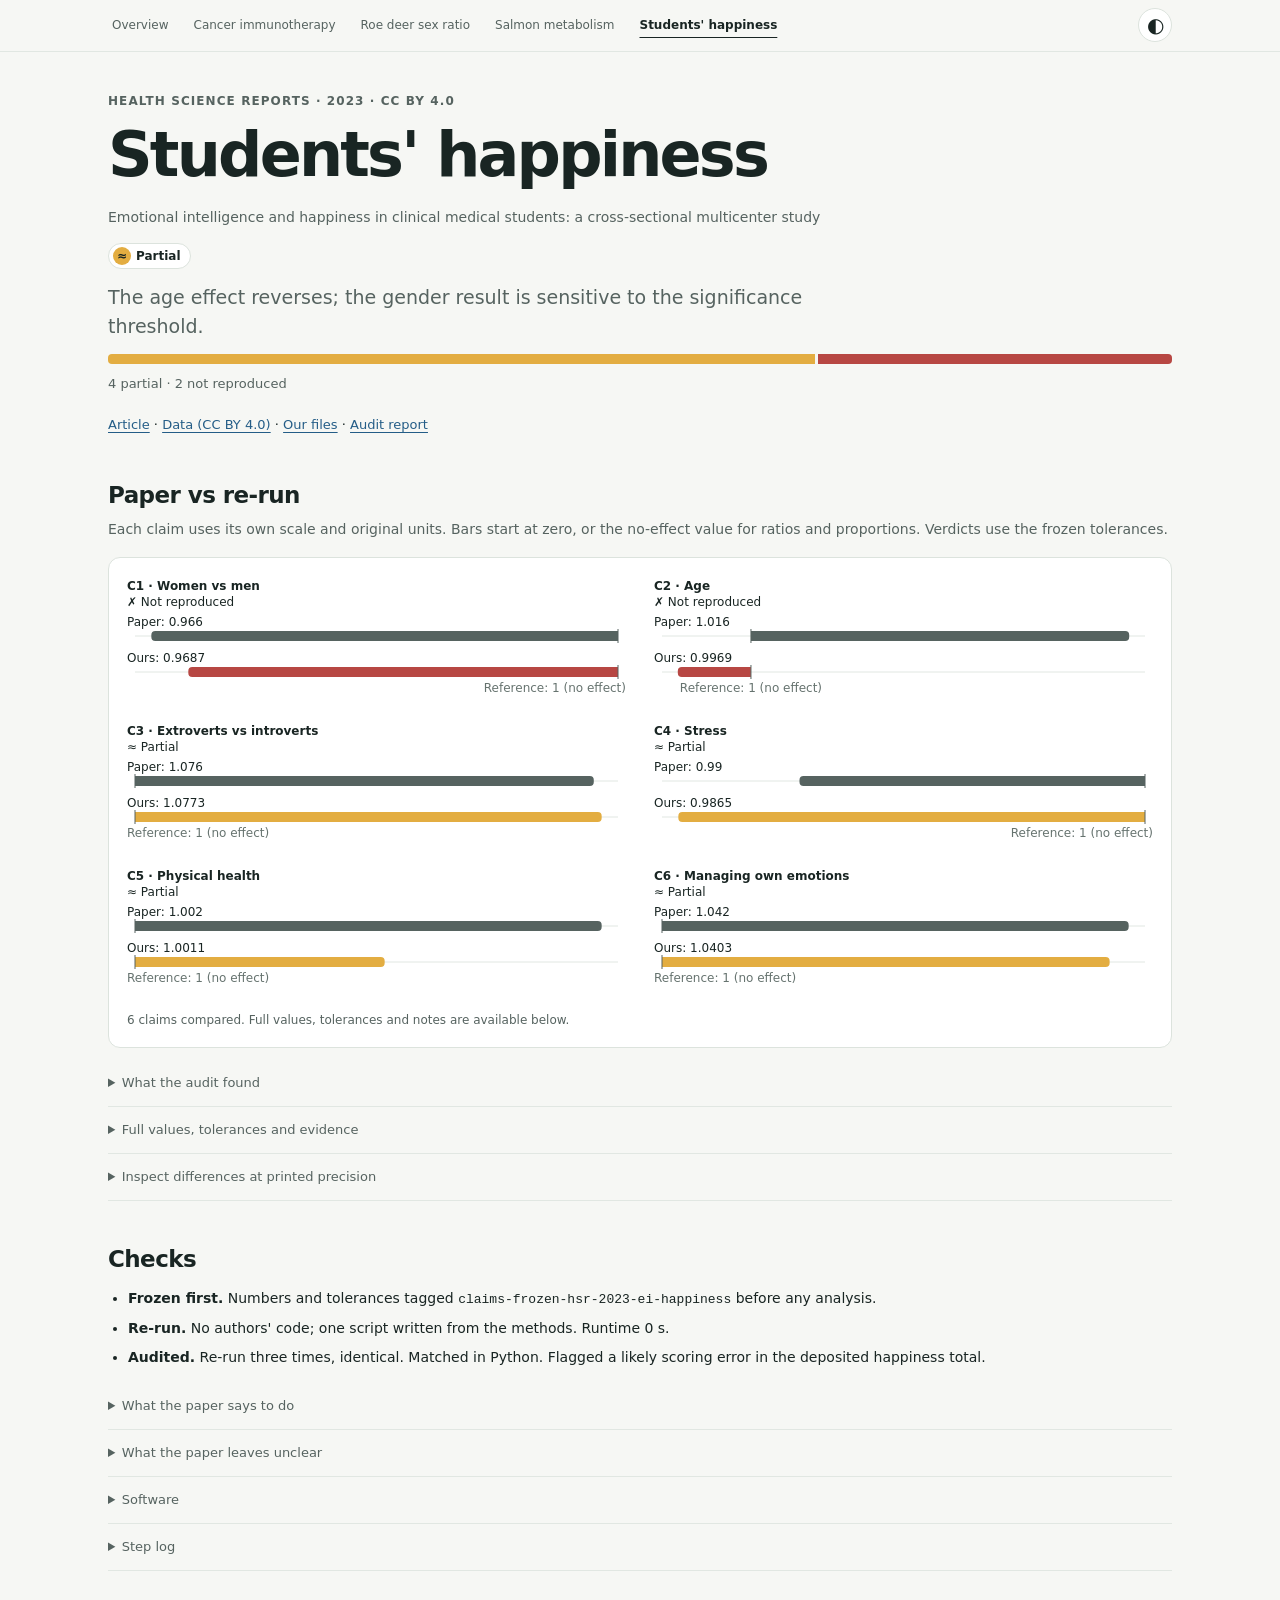
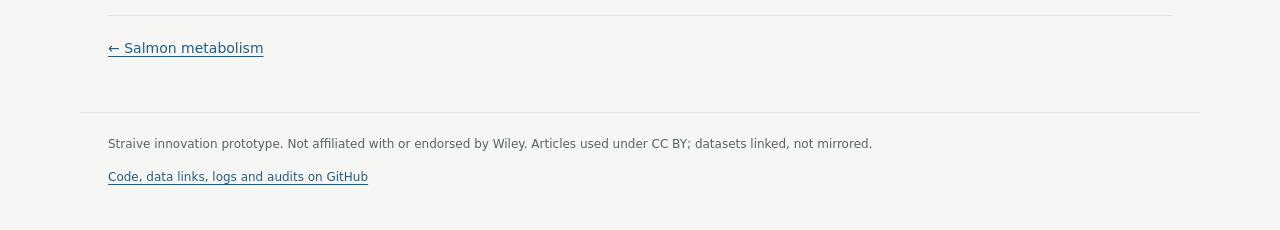
<file: site/papers/hsr-2023-ei-happiness.html>
<!doctype html>
<html lang="en" class="no-js">
<head>
<meta charset="utf-8">
<meta name="viewport" content="width=device-width, initial-scale=1">
<title>Students&#x27; happiness · Reproduction</title>
<meta name="description" content="Report card for Emotional intelligence and happiness in clinical medical students: a cross-sectional multicenter study">
<link rel="stylesheet" href="../assets/style.css">
<script>document.documentElement.classList.remove("no-js");try{var t=localStorage.getItem("theme");if(t)document.documentElement.dataset.theme=t}catch(e){}</script>
</head>
<body>
<a class="skip" href="#main">Skip to content</a>
<header class="topnav"><nav aria-label="Main"><a href="../index.html">Overview</a><a href="../papers/cam4-2024-hpd.html">Cancer immunotherapy</a><a href="../papers/ee-2022-roedeer-sexratio.html">Roe deer sex ratio</a><a href="../papers/ee-2021-salmon-smr.html">Salmon metabolism</a><a href="../papers/hsr-2023-ei-happiness.html" aria-current="page">Students&#x27; happiness</a></nav>
<button class="theme" type="button" aria-label="Toggle light or dark theme">◐</button></header>
<main id="main">

<section class="hero">
<p class="kicker">Health Science Reports · 2023 · CC BY 4.0</p>
<h1>Students&#x27; happiness</h1>
<p class="paper-title">Emotional intelligence and happiness in clinical medical students: a cross-sectional multicenter study</p>
<p><span class="badge warn"><span aria-hidden="true">≈</span> Partial</span></p>
<p class="lead">The age effect reverses; the gender result is sensitive to the significance threshold.</p>
<div class="outcome-strip" aria-hidden="true"><span class="warn" style="flex:4"></span><span class="bad" style="flex:2"></span></div>
<p class="claim-counts">4 partial · 2 not reproduced</p>
<p class="links"><a href="https://doi.org/10.1002/hsr2.1745">Article</a> · <a href="https://doi.org/10.6084/m9.figshare.23291780">Data (CC BY 4.0)</a> · <a href="https://github.com/SujalPradhan/paper-reproducibility-engine/tree/main/papers/hsr-2023-ei-happiness">Our files</a> · <a href="https://github.com/SujalPradhan/paper-reproducibility-engine/blob/main/papers/hsr-2023-ei-happiness/audit.md">Audit report</a></p>
</section>
<section>
<h2>Paper vs re-run</h2>
<p class="sub">Each claim uses its own scale and original units. Bars start at zero, or the no-effect value for ratios and proportions. Verdicts use the frozen tolerances.</p>
<figure class="chart comparison" data-chart="comparison" data-paper="hsr-2023-ei-happiness" aria-label="Original paper values compared with re-run values">
<figcaption>6 claims compared. Full values, tolerances and notes are available below.</figcaption></figure>
<details class="more"><summary>What the audit found</summary><p>The age estimate crosses the no-effect value and loses significance; the paper’s Discussion also contradicts its table. The gender verdict is sensitive to the standard-error method near the significance threshold. Other estimates retain direction and significance but miss the printed precision. A likely scoring issue in the deposited happiness total remains separate from these graded results.</p></details>
<details class="more evidence"><summary>Full values, tolerances and evidence</summary>
<div class="table-wrap"><table><caption>Unrounded re-run values and original printed claims</caption><thead><tr><th scope="col">Claim</th><th scope="col">Paper</th><th scope="col">Re-run</th><th scope="col">Tolerance</th><th scope="col">Verdict</th><th scope="col">Evidence</th></tr></thead><tbody><tr><th scope="row"><b>Women vs men</b><div class="muted">C1</div></th><td class="num">0.966</td><td class="num">0.968694</td><td class="num">±0.0005</td><td><span class="badge bad"><span aria-hidden="true">✗</span> Not reproduced</span></td><td>Multivariable gamma GLM (log link), n=405, term Gender2. Exp(B)=0.9687 SE=0.0157 95%CI=[0.9383, 1.0001] z=-1.957 p=0.05038. Pearson dispersion=0.022327; z-based p/CI (Stata-style).<div class="muted">Table 2, row &#x27;Gender (Men) / Women&#x27;; Abstract Results gives &#x27;Exp (B) = 0.966, p-value = 0.04&#x27;</div></td></tr><tr><th scope="row"><b>Age</b><div class="muted">C2</div></th><td class="num">1.016</td><td class="num">0.996905</td><td class="num">±0.0005</td><td><span class="badge bad"><span aria-hidden="true">✗</span> Not reproduced</span></td><td>Multivariable gamma GLM (log link), n=405, term AGE. Exp(B)=0.9969 SE=0.0050 95%CI=[0.9872, 1.0067] z=-0.622 p=0.5337. Pearson dispersion=0.022327; z-based p/CI (Stata-style).<div class="muted">Table 2, continuous variables row &#x27;Age&#x27;; Abstract Results (&#x27;Exp (B) = 1.016, p-value &lt; 0.001&#x27;)</div></td></tr><tr><th scope="row"><b>Extroverts vs introverts</b><div class="muted">C3</div></th><td class="num">1.076</td><td class="num">1.077305</td><td class="num">±0.0005</td><td><span class="badge warn"><span aria-hidden="true">≈</span> Partial</span></td><td>Multivariable gamma GLM (log link), n=405, term Personality_assessment2. Exp(B)=1.0773 SE=0.0175 95%CI=[1.0435, 1.1122] z=4.577 p=4.71e-06. Pearson dispersion=0.022327; z-based p/CI (Stata-style).<div class="muted">Table 2, row &#x27;Personality (Introvert) / Extrovert&#x27;; Abstract Results (&#x27;Exp (B) = 1.076, p-value &lt; 0.001&#x27;)</div></td></tr><tr><th scope="row"><b>Stress</b><div class="muted">C4</div></th><td class="num">0.990</td><td class="num">0.986494</td><td class="num">±0.0005</td><td><span class="badge warn"><span aria-hidden="true">≈</span> Partial</span></td><td>Multivariable gamma GLM (log link), n=405, term Living_stress_score. Exp(B)=0.9865 SE=0.0039 95%CI=[0.9790, 0.9941] z=-3.481 p=0.0004989. Pearson dispersion=0.022327; z-based p/CI (Stata-style).<div class="muted">Table 2, continuous variables row &#x27;Stress level perception&#x27;; Abstract Results gives &#x27;Exp (B) = 0.990, p-value = 0.01&#x27;</div></td></tr><tr><th scope="row"><b>Physical health</b><div class="muted">C5</div></th><td class="num">1.002</td><td class="num">1.00107</td><td class="num">±0.0005</td><td><span class="badge warn"><span aria-hidden="true">≈</span> Partial</span></td><td>Multivariable gamma GLM (log link), n=405, term self_physical_examination. Exp(B)=1.0011 SE=0.0005 95%CI=[1.0001, 1.0020] z=2.168 p=0.03017. Pearson dispersion=0.022327; z-based p/CI (Stata-style).<div class="muted">Table 2, continuous variables row &#x27;Somatic health level perception&#x27;; Abstract Results (&#x27;Exp (B) = 1.002, p-value &lt; 0.001&#x27;)</div></td></tr><tr><th scope="row"><b>Managing own emotions</b><div class="muted">C6</div></th><td class="num">1.042</td><td class="num">1.040286</td><td class="num">±0.0005</td><td><span class="badge warn"><span aria-hidden="true">≈</span> Partial</span></td><td>Multivariable gamma GLM (log link), n=405, term Regulation_of_own_emotion. Exp(B)=1.0403 SE=0.0079 95%CI=[1.0250, 1.0558] z=5.223 p=1.762e-07. Pearson dispersion=0.022327; z-based p/CI (Stata-style).<div class="muted">Table 2, EI row &#x27;Regulation of own emotions&#x27;; also quoted for the GBRT result in Abstract Results and in the Results paragraph after Table 2 (&#x27;Exp (B) = 1.042, p-value &lt; 0.001&#x27;)</div></td></tr></tbody></table></div></details>
<details class="more" data-render-on-open><summary>Inspect differences at printed precision</summary>
<p class="sub">Distance from the paper’s value in last-printed-digit units. The signed logarithmic scale compresses large differences; bands show the frozen tolerances.</p>
<figure class="chart" data-chart="claims" data-paper="hsr-2023-ei-happiness" aria-label="Claim differences in last-printed-digit units"></figure></details>
</section>
<section>
<h2>Checks</h2>
<ul class="checks">
<li><b>Frozen first.</b> Numbers and tolerances tagged <code>claims-frozen-hsr-2023-ei-happiness</code> before any analysis.</li>
<li><b>Re-run.</b> No authors&#x27; code; one script written from the methods. Runtime 0 s.</li>
<li><b>Audited.</b> Re-run three times, identical. Matched in Python. Flagged a likely scoring error in the deposited happiness total.</li>
</ul>
<details class="more"><summary>What the paper says to do</summary><ol><li>Load data/EI_and_Happiness_raw_Data_with_coding.sav (SPSS; e.g. pyreadstat or R haven). Expect 405 rows x 90 columns with no missing values. The paper excluded 13 incomplete questionnaires before deposit, so no further exclusions are needed.</li><li>Sanity checks against Table 1 (not graded claims): n = 405; Gender 1=Male 208, 2=Female 197; AGE mean 24.2 (SD 1.82); Personality_assessment 1=Introvert 233, 2=Extrovert 172; Living_stress_score mean 5.82 (SD 2.31); self_physical_examination mean 81.8 (SD 16.6); EI_score_total mean 34.6 (SD 6.16); happiness mean total score/29 = 3.78 (SD 0.85).</li><li>Outcome: happiness = total_Happiness_score / 29 (Oxford Happiness Questionnaire, range 1-6; the 12 reverse-scored items are already reversed in the R_H* columns). Adj_total_happiness is the same quantity as deposited. Under a log-link gamma GLM, rescaling y changes only the intercept, so Exp(B) is the same whether total_Happiness_score or total/29 is used. Prefer total_Happiness_score/29 computed at full precision.</li><li>Categorical predictors as factors, with the reference levels given in Table 2: Gender (ref 1=Male); Marital_status (ref 1=Single; levels Married, In a relationship); Clinical_Grade (ref 1=One-year stager; Two-year stager, Intern); University (ref 1=Shiraz; Fasa, Jahrom); Living (ref 1=Dormitory; Family residence, Independent residence); Ethnicity (ref 1=Persian); Job (ref 0=no part-time job); Salary (ref 1=Without income); Siblings (ref 1=&#x27;1-2&#x27;); Outstanding_students (ref 0=not top student); Parrents_living_status (ref 1=Joint living parents; Separated, Deceased a parent; label 4 has no observations); Personality_assessment (ref 1=Introvert); Thinking_immigration (ref 0); exhustion_to_work (ref 0, emotional exhaustion); No_feeling_at_work (ref 0, depersonalization); Happiness_compared_before_pandemy (ref 1=&#x27;Get worsed&#x27;).</li><li>Continuous predictors: AGE (years), Living_stress_score (stress VAS, observed 1-10), self_physical_examination (somatic health VAS, observed 10-100), and the five EI domain scores Appraisal_own_emotions, Regulation_of_own_emotion, Appraisial_of_others_emotion, Regulation_others_emotion, Utilization_of_emotions (each 2-10). EI_score_total is NOT entered, because it is collinear with the domains.</li><li>Primary analysis (pre-registered interpretation): ONE multivariable gamma GLM with log link containing all 16 categorical and 8 continuous predictors listed in Table 2. Stata 17: glm happiness i.Gender i.Marital_status ... AGE Living_stress_score self_physical_examination &lt;5 EI domains&gt;, family(gamma) link(log) eform. R equivalent: glm(happiness ~ ..., family = Gamma(link = &#x27;log&#x27;)).</li><li>Report for each claim exp(b), the delta-method SE of exp(b) (= exp(b) * se(b), as Stata eform prints), the Wald p-value, and the 95% CI exp(b +/- 1.96 se(b)). Stata glm uses z (normal) p-values and CIs with the Pearson-chi2-based dispersion. R&#x27;s summary.glm uses t, so compute normal-based p and CI to match Stata.</li><li>Variables in the deposit but NOT in Table 2, which are therefore not in the model: Enterance_year, Semester, Tuition_status, balance_between_salary_and_costs, High_School, Fathers_education, Mothers_Education, Fathers_job, Mothers_job, previous_participitation.</li><li>Sensitivity (diagnostic only, not graded): if the multivariable model fails to match, fit separate univariable gamma GLMs per variable (the Table 2 footnote mentions &#x27;each category regression analysis&#x27;), and also report a model with only the EI domains plus the significant covariates.</li><li>Second stage (not graded): GBRT (R 4.1.1, package unspecified, probably gbm) of happiness on the variables significant in stage 1, with relative influence plotted in Figure 3. Hyperparameters and seed are not reported, so only the ranking (Regulation of own emotions first, Utilization of emotions second) could be compared qualitatively.</li></ol></details>
<details class="more"><summary>What the paper leaves unclear</summary><ul><li>Whether Table 2 comes from a single multivariable gamma model or from separate per-variable (univariable) models is not stated. The Statistical analysis section implies one model, but the Table 2 footnote (&#x27;Constant values were considered as the base class for each category regression analysis&#x27;) could mean separate models. The pre-registered primary interpretation is one multivariable model with all Table 2 variables.</li><li>Direction of the age effect is inconsistent. Table 2, the Abstract and the Results give Exp(B) = 1.016 per year (happiness INCREASES with age), but the Discussion says &#x27;Happiness showed a negative statistically significant relationship with aging&#x27; and the Abstract/Conclusion name &#x27;those of higher age&#x27; as a vulnerable lower-happiness group.</li><li>Abstract vs Table 2 p-values: women p = 0.04 (Abstract) vs 0.037 (Table 2), and stress p = 0.01 (Abstract) vs 0.008 (Table 2). These look like rounding, but the Table 2 values are taken as authoritative. Table 2 prints p as &#x27;0.000&#x27;, and the Abstract prints &#x27;&lt; 0.001&#x27;.</li><li>The Abstract attributes &#x27;Exp (B) = 1.042, p &lt; 0.001&#x27; to the GBRT model, but GBRT gives relative influence, not Exp(B). The number is identical to the gamma-regression Exp(B) for Regulation of own emotions in Table 2, so it is graded as the gamma estimate (C6). The GBRT relative-influence values appear only in Figure 3 and are not tabulated; GBRT package, hyperparameters, CV and seed are unreported.</li><li>Which &#x27;significant variables&#x27; entered the GBRT stage is not listed.</li><li>Table 2 internal inconsistencies: the Ethnicity &#x27;Others&#x27; CI 0.966-1.070 is not compatible with Exp(B) 1.033 and SE 0.019 (the lower bound would be about 0.996). The Siblings &#x27;Three and more&#x27; CI 0.944-1.022 is identical to the Salary row&#x27;s CI despite a different Exp(B) and SE (0.983/0.018 vs 0.982/0.020), which suggests a copy error.</li><li>Somatic health SE is printed as 0.000 (rounded), so only Exp(B) and the CI can be checked for C5. At three-decimal reporting precision, C5 (1.002) is a weak test.</li><li>Outcome scale: the paper says the 29-174 total is divided by 29 (1-6). The deposited per-domain &#x27;Adj_&#x27; columns for Aesthetic feelings and Self-efficacy have minima of 0.83 and 1.17, which suggests they were divided by 6 rather than by the item count of 5 stated in Table 1. This does not affect the total-score outcome. The Std. Err. column is assumed to be Stata&#x27;s eform (delta-method) SE of Exp(B), not the SE of B.</li><li>Table 1 describes &#x27;Believed in negative COVID-19 impact on happiness&#x27; (241, 59.5%), while Table 2 uses &#x27;Happiness compared before pandemic (Get worse / Get better)&#x27;. These are assumed to be the same variable, Happiness_compared_before_pandemy.</li><li>The stress VAS is described as 0-10, but deposited values are 1-10. Depersonalization, emotional exhaustion and migration thinking are single yes/no self-reports. The mapping No_feeling_at_work = depersonalization and exhustion_to_work = emotional exhaustion is inferred from variable names only, not documented.</li><li>Stata glm options (IRLS vs ML, dispersion estimate, robust SEs or not) are not reported; the defaults are assumed. These choices could change the SEs, p-values and CIs but not the Exp(B) point estimates.</li></ul></details>
<details class="more"><summary>Software</summary><p class="sub">R 4.6.1, haven 2.5.5, jsonlite 2.0.0</p></details>
<details class="more"><summary>Step log</summary><pre>2026-10-20T13:57:59+0530 START reproduction of hsr-2023-ei-happiness. Read claims.json, data/README.md, paper/fulltext.xml (Statistical analysis), CLAIMS_SCHEMA.md.
2026-10-20T13:57:59+0530 CHECKSUM data/EI_and_Happiness_raw_Data_with_coding.sav sha256=4eb2f96328154cf5f3b96c8572f9eb9f5fec664ceb40fa89fddb24ac333a6455 -&gt; MATCHES data/README.md.
2026-10-20T13:57:59+0530 ENV R 4.6.1 (Homebrew). Installed haven 2.5.5 from CRAN into env/rlib (project-local library); jsonlite 2.0.0 already present.
2026-10-20T13:57:59+0530 Inspected data: 405 x 90; factor codes/labels match methods_steps (Parrents_living_status label 4 unused; levels 1-3 present).
2026-10-20T13:57:59+0530 ASSUMPTION: Primary model = ONE multivariable gamma GLM (log link) with all 16 categorical + 8 continuous Table 2 predictors, as pre-registered in claims.json; EI_score_total excluded.
2026-10-20T13:57:59+0530 ASSUMPTION: Outcome = total_Happiness_score/29 (full precision); Exp(B) invariant to the rescaling.
2026-10-20T13:57:59+0530 ASSUMPTION: Reference levels = code 1 (or 0 for binary yes/no), per methods_steps; unused factor levels dropped.
2026-10-20T13:57:59+0530 ASSUMPTION: R glm default IRLS fit; dispersion = Pearson chi2/df (R summary.glm default, also Stata glm default); Wald z-based p and CI exp(b +/- 1.96*se) to mimic Stata; SE of Exp(B) = exp(b)*se(b) (Stata eform delta method). No robust SEs (Stata default).
2026-10-20T13:57:59+0530 ASSUMPTION: Claim mapping: C1 Gender Female vs Male; C2 AGE; C3 Personality Extrovert vs Introvert; C4 Living_stress_score; C5 self_physical_examination; C6 Regulation_of_own_emotion.
2026-10-20T13:57:59+0530 ASSUMPTION: GBRT second stage not run (not graded, hyperparameters unreported). No randomness -&gt; no seed.
2026-10-20T13:58:48+0530 Wrote code/reproduce.R. First run: Rscript --vanilla code/reproduce.R from /tmp (fresh session) -&gt; outputs/results.json, outputs/model_output.txt, outputs/sensitivity.json.
2026-10-20T13:58:48+0530 Sanity vs Table 1 OK: n=405, M/F 208/197, age 24.21 (1.83), intro/extro 233/172, stress 5.82 (2.32), health 81.8 (16.7), EI 34.66 (6.16), happiness 3.78 (0.85). total/29 vs Adj_total_happiness max abs diff 0.0048 (rounding in deposit).
2026-10-20T13:58:48+0530 POST-HOC: Fixed a bug in the sensitivity-only reduced model. Prefix matching mapped the term Living_stress_score to the factor Living, so stress was left out of the &quot;EI + significant covariates&quot; model. Now uses exact term-&gt;variable mapping. The primary model and the graded claims are unaffected.
2026-10-20T13:58:48+0530 PROBLEM: pyreadstat not installed in python3, so the optional statsmodels cross-check was skipped.
2026-10-20T13:58:48+0530 Wrote env/sessionInfo.txt, env/rlib_packages.csv, env/install.R (pinned versions into env/rlib), env/Dockerfile (rocker/r-ver:4.6.1, not built). renv.lock not produced; install.R pins versions instead.
2026-10-20T13:58:48+0530 FINAL (primary multivariable model, n=405, Pearson dispersion 0.02233, z-based):
2026-10-20T13:58:48+0530   C1 Gender F vs M: Exp(B)=0.9687 SE=0.0157 CI 0.938-1.000 p=0.0504 (paper 0.966, p=0.037)
2026-10-20T13:58:48+0530   C2 AGE: Exp(B)=0.9969 SE=0.0050 CI 0.987-1.007 p=0.534 (paper 1.016, p&lt;0.001)
2026-10-20T13:58:48+0530   C3 Extrovert: Exp(B)=1.0773 SE=0.0175 CI 1.043-1.112 p=4.7e-6 (paper 1.076)
2026-10-20T13:58:48+0530   C4 Stress: Exp(B)=0.9865 SE=0.0039 CI 0.979-0.994 p=0.0005 (paper 0.990, p=0.008)
2026-10-20T13:58:48+0530   C5 Somatic health: Exp(B)=1.0011 SE=0.0005 CI 1.0001-1.0020 p=0.030 (paper 1.002, p&lt;0.001)
2026-10-20T13:58:48+0530   C6 Regulation own emotions: Exp(B)=1.0403 SE=0.0079 CI 1.025-1.056 p=1.8e-7 (paper 1.042)
2026-10-20T13:58:48+0530 Sensitivity (not graded): univariable models do not match either (e.g. Gender 0.939, Age 1.004 p=0.51, Regulation 1.101). In no specification tried is age positive and significant.
2026-10-20T13:58:48+0530 compare.py: overall Partial; C1 Not reproduced, C2 Not reproduced, C3-C6 Partial. Script runtime ~0.5-1.3 s. No changes to the analysis after compare.py.</pre></details>
</section>
<nav class="pager"><a href="ee-2021-salmon-smr.html">← Salmon metabolism</a><span></span></nav>

</main>
<footer class="foot">
<p>Straive innovation prototype. Not affiliated with or endorsed by Wiley. Articles used under CC BY; datasets linked, not mirrored.</p>
<p><a href="https://github.com/SujalPradhan/paper-reproducibility-engine">Code, data links, logs and audits on GitHub</a></p>
</footer>
<div class="tooltip" role="status" hidden></div>
<script type="application/json" id="page-data">{"rows": [{"paper": "Students' happiness", "paper_id": "hsr-2023-ei-happiness", "claim": "C1", "label": "Women vs men", "text": "Compared with men, women had significantly lower happiness (gamma regression, log link)", "verdict": "Not reproduced", "paper_text": "0.966", "ours": "0.9687", "paper_value": 0.966, "ours_value": 0.968694, "tolerance": 0.0005, "reference_value": 1.0, "digits": 2.694000000000085, "digits_tol": 0.5, "cause": "Significance threshold sensitive", "cause_key": "borderline"}, {"paper": "Students' happiness", "paper_id": "hsr-2023-ei-happiness", "claim": "C2", "label": "Age", "text": "Age was a significant positive predictor of happiness (per year)", "verdict": "Not reproduced", "paper_text": "1.016", "ours": "0.9969", "paper_value": 1.016, "ours_value": 0.996905, "tolerance": 0.0005, "reference_value": 1.0, "digits": -19.094999999999974, "digits_tol": 0.5, "cause": "Paper contradicts itself", "cause_key": "inconsistent"}, {"paper": "Students' happiness", "paper_id": "hsr-2023-ei-happiness", "claim": "C3", "label": "Extroverts vs introverts", "text": "Extroverts had significantly higher happiness than introverts", "verdict": "Partial", "paper_text": "1.076", "ours": "1.0773", "paper_value": 1.076, "ours_value": 1.077305, "tolerance": 0.0005, "reference_value": 1.0, "digits": 1.3049999999998896, "digits_tol": 0.5, "cause": "Small unexplained drift", "cause_key": "unexplained"}, {"paper": "Students' happiness", "paper_id": "hsr-2023-ei-happiness", "claim": "C4", "label": "Stress", "text": "Higher perceived stress (VAS) was associated with significantly lower happiness", "verdict": "Partial", "paper_text": "0.990", "ours": "0.9865", "paper_value": 0.99, "ours_value": 0.986494, "tolerance": 0.0005, "reference_value": 1.0, "digits": -3.506000000000009, "digits_tol": 0.5, "cause": "Small unexplained drift", "cause_key": "unexplained"}, {"paper": "Students' happiness", "paper_id": "hsr-2023-ei-happiness", "claim": "C5", "label": "Physical health", "text": "Higher perceived somatic health (VAS 0-100) was associated with significantly higher happiness", "verdict": "Partial", "paper_text": "1.002", "ours": "1.0011", "paper_value": 1.002, "ours_value": 1.00107, "tolerance": 0.0005, "reference_value": 1.0, "digits": -0.9300000000000974, "digits_tol": 0.5, "cause": "Small unexplained drift", "cause_key": "unexplained"}, {"paper": "Students' happiness", "paper_id": "hsr-2023-ei-happiness", "claim": "C6", "label": "Managing own emotions", "text": "Regulation of own emotions (EI domain) is the strongest EI predictor of happiness", "verdict": "Partial", "paper_text": "1.042", "ours": "1.0403", "paper_value": 1.042, "ours_value": 1.040286, "tolerance": 0.0005, "reference_value": 1.0, "digits": -1.7139999999999933, "digits_tol": 0.5, "cause": "Small unexplained drift", "cause_key": "unexplained"}]}</script>
<script src="../assets/charts.js"></script>
</body>
</html>
</file>
<file: site/assets/style.css>
:root {
  color-scheme: light;
  --page: #f6f7f4;
  --surface: #fff;
  --ink: #192523;
  --ink-2: #566360;
  --muted: #66736f;
  --grid: #e1e7e2;
  --axis: #aab8af;
  --ring: #dce3dd;
  --link: #245d87;
  --good: #247653;
  --warn: #e3ad41;
  --bad: #b74743;
  --na: #7a827c;
  --band: rgba(36, 118, 83, .13);
  --ord-1: #a9c4d4;
  --ord-2: #497d9b;
  --ord-3: #2d526b;
  --code-bg: #edf1ed;
}
@media (prefers-color-scheme: dark) {
  :root:not([data-theme="light"]) {
    color-scheme: dark;
    --page: #131b19; --surface: #1b2622; --ink: #edf1eb;
    --ink-2: #bdc9c1; --muted: #a1b1a6; --grid: #303f36;
    --axis: #61796b; --ring: #34443b; --link: #a2cee4;
    --good: #55ae7e; --bad: #e47d76; --band: rgba(85, 174, 126, .17);
    --ord-1: #456779; --ord-2: #7ba9be; --ord-3: #b0d1df; --code-bg: #25342c;
  }
}
:root[data-theme="dark"] {
  color-scheme: dark;
  --page: #131b19; --surface: #1b2622; --ink: #edf1eb;
  --ink-2: #bdc9c1; --muted: #a1b1a6; --grid: #303f36;
  --axis: #61796b; --ring: #34443b; --link: #a2cee4;
  --good: #55ae7e; --bad: #e47d76; --band: rgba(85, 174, 126, .17);
  --ord-1: #456779; --ord-2: #7ba9be; --ord-3: #b0d1df; --code-bg: #25342c;
}
* { box-sizing: border-box; }
html { -webkit-text-size-adjust: 100%; scroll-padding-top: 80px; }
body { margin: 0; background: var(--page); color: var(--ink); font: 16px/1.55 system-ui, -apple-system, "Segoe UI", sans-serif; }
a { color: var(--link); text-underline-offset: 3px; }
a:hover { text-decoration-thickness: 2px; }
:focus-visible { outline: 3px solid var(--link); outline-offset: 4px; border-radius: 3px; }
main, .foot { max-width: 1120px; margin: 0 auto; padding: 0 28px; }
section { margin: 44px 0; min-width: 0; }
details li { overflow-wrap: anywhere; }
h1 { font-size: clamp(36px, 5.5vw, 62px); line-height: 1.08; margin: 12px 0 18px; letter-spacing: -.045em; font-weight: 650; }
h2 { font-size: 23px; line-height: 1.25; margin: 0 0 12px; letter-spacing: -.025em; font-weight: 650; }
h3 { font-size: 18px; margin: 24px 0 8px; }
p { margin: 0 0 14px; }
.muted, .caption, .chart-sub { color: var(--ink-2); font-size: 13px; }
.kicker { color: var(--ink-2); font-size: 12px; font-weight: 650; letter-spacing: .09em; text-transform: uppercase; margin: 0; }
.lead { font-size: 19px; color: var(--ink-2); max-width: 720px; line-height: 1.5; }
.sub { color: var(--ink-2); font-size: 14px; margin: -3px 0 16px; }
code, pre { font: 13px/1.5 ui-monospace, SFMono-Regular, Menlo, monospace; }
code { overflow-wrap: anywhere; }
pre { background: var(--code-bg); padding: 14px; border-radius: 8px; overflow-x: auto; white-space: pre-wrap; word-break: break-word; }
.skip { position: fixed; top: -100px; left: 16px; z-index: 20; background: var(--surface); padding: 10px; }
.skip:focus { top: 12px; }
.topnav { position: sticky; top: 0; z-index: 5; background: var(--page); border-bottom: 1px solid var(--grid); display: flex; align-items: center; gap: 12px; padding: 0 max(20px, calc((100vw - 1064px) / 2)); }
.topnav nav { flex: 1; min-width: 0; display: flex; gap: 25px; overflow-x: auto; padding: 16px 4px; }
.topnav a { color: var(--ink-2); text-decoration: none; font-size: 12px; white-space: nowrap; }
.topnav a[aria-current="page"] { color: var(--ink); font-weight: 750; text-decoration: underline; text-underline-offset: 8px; }
.theme { flex-shrink: 0; background: var(--surface); border: 1px solid var(--ring); color: var(--ink); border-radius: 50%; width: 34px; height: 34px; cursor: pointer; font-size: 20px; }
.hero { margin: 40px 0 36px; }
.outcomes { display: grid; grid-template-columns: repeat(3, 1fr); gap: 28px; margin: 28px 0 20px; }
.outcome { border-left: 1px solid var(--grid); padding-left: 24px; }
.outcome:first-child { padding-left: 0; border: 0; }
.tile-value { font-size: 52px; font-weight: 650; line-height: 1.1; letter-spacing: -.04em; font-variant-numeric: tabular-nums; }
.outcome .tile-value { font-size: 68px; margin-bottom: 6px; }
.outcome .tile-value span { font-size: 23px; margin-left: 14px; vertical-align: middle; }
.outcome.good .tile-value span { color: var(--good); }
.outcome.warn .tile-value span { color: var(--ink-2); }
.outcome.bad .tile-value span { color: var(--bad); }
.outcome b { font-size: 15px; font-weight: 650; }
.tile-label { color: var(--ink-2); font-size: 13px; margin-top: 5px; line-height: 1.45; }
.outcome-strip { display: flex; overflow: hidden; gap: 3px; height: 10px; border-radius: 4px; }
.outcome-strip .good, .sw.good { background: var(--good); }
.outcome-strip .warn, .sw.warn { background: var(--warn); }
.outcome-strip .bad, .sw.bad { background: var(--bad); }
.outcome-strip .na, .sw.na { background: var(--na); }
.scope { font-size: 12px; color: var(--ink-2); margin: 10px 0 20px; }
.jump-links { display: flex; gap: 24px; font-size: 13px; }
.jump-links a { text-decoration: none; font-weight: 650; }
.analysis-grid { display: grid; grid-template-columns: 1.15fr 1fr; gap: 20px; }
.panel { background: var(--surface); border: 1px solid var(--ring); border-radius: 14px; margin: 0; padding: 24px 22px 18px; }
.panel h2 { font-size: 21px; }
.chart { margin: 16px 0 12px; background: var(--surface); border: 1px solid var(--ring); border-radius: 12px; padding: 18px; }
.panel .chart { padding: 0; margin: 18px 0 8px; border: 0; border-radius: 0; }
.chart svg { display: block; width: 100%; height: auto; overflow: visible; }
.chart text { fill: var(--ink-2); font-size: 12px; font-family: inherit; }
.chart .t-ink { fill: var(--ink); }
.chart .t-muted { fill: var(--muted); }
.chart .halo { paint-order: stroke; stroke: var(--surface); stroke-width: 4px; stroke-linejoin: round; }
.chart .grid { stroke: var(--grid); stroke-width: 1; }
.chart .axis { stroke: var(--axis); stroke-width: 1; }
.chart .zero { stroke: var(--ink-2); stroke-width: 1; }
.chart .band { fill: var(--band); }
.chart .dot { stroke: var(--surface); stroke-width: 2; }
.chart .hit { fill: transparent; cursor: default; }
.chart .rowbg { fill: transparent; }
.chart .row:hover .rowbg, .chart .row:focus .rowbg { fill: var(--grid); opacity: .5; }
.chart .row:hover .dot, .chart .row:focus .dot { stroke: var(--ink); }
.chart .mark:hover path, .chart .mark:focus path { opacity: .8; }
.chart .mark:focus-visible, .chart .row:focus-visible { outline: 2px solid var(--link); outline-offset: 2px; }
figcaption { font-size: 12px; color: var(--ink-2); line-height: 1.5; margin-top: 12px; }
.chart-text { position: absolute; width: 1px; height: 1px; padding: 0; margin: -1px; overflow: hidden; clip-path: inset(50%); white-space: nowrap; }
.no-js .chart-text { position: static; width: auto; height: auto; margin: 12px 0; padding-left: 18px; overflow: visible; clip-path: none; white-space: normal; font-size: 13px; }
.legend { display: flex; flex-wrap: wrap; gap: 5px 14px; font-size: 11px; color: var(--ink-2); margin-bottom: 12px; }
.legend span { display: inline-flex; align-items: center; gap: 5px; }
.legend i, .legend .sw { width: 9px; height: 9px; border-radius: 2px; display: inline-block; }
.legend .sw.band-key { width: 16px; background: var(--band); }
.badge { display: inline-flex; align-items: center; gap: 5px; font-size: 12px; font-weight: 650; padding: 3px 9px 3px 4px; border-radius: 999px; border: 1px solid var(--ring); background: var(--surface); color: var(--ink); white-space: nowrap; }
.badge span { display: inline-grid; place-items: center; width: 18px; height: 18px; border-radius: 50%; color: #fff; font-size: 12px; }
.badge.good span { background: var(--good); }
.badge.warn span { background: var(--warn); color: #192523; }
.badge.bad span { background: var(--bad); }
.badge.na span { background: var(--na); }
.cases { display: grid; grid-template-columns: repeat(2, 1fr); gap: 14px; }
.case { display: grid; grid-template-columns: 1fr auto; align-items: start; gap: 8px 12px; background: var(--surface); border: 1px solid var(--ring); border-radius: 12px; padding: 20px; color: var(--ink); text-decoration: none; }
.case:hover { border-color: var(--axis); }
.case > b { font-size: 18px; line-height: 1.3; }
.case-meta { grid-column: 1 / -1; color: var(--ink-2); font-size: 11px; text-transform: uppercase; letter-spacing: .05em; }
.case > span:not(.badge):not(.case-meta) { grid-column: 1 / -1; font-size: 14px; color: var(--ink-2); }
.case > .case-link { font-size: 12px !important; color: var(--link) !important; margin-top: 4px; }
.method-section { padding-top: 28px; border-top: 1px solid var(--ring); }
.pipeline { list-style: none; padding: 0; margin: 20px 0; display: grid; grid-template-columns: repeat(6, 1fr); gap: 12px; counter-reset: step; }
.pipeline li { counter-increment: step; border-left: 1px solid var(--grid); padding-left: 12px; display: flex; flex-direction: column; gap: 5px; }
.pipeline .step-n::before { content: counter(step, decimal-leading-zero); color: var(--link); font-size: 11px; font-weight: 650; }
.pipeline b { font-size: 14px; }
.pipeline span:last-child { color: var(--ink-2); font-size: 12px; line-height: 1.5; }
.audit-note { font-size: 12px; color: var(--ink-2); padding: 12px 0; }
details.more { margin: 0; border-bottom: 1px solid var(--grid); }
summary { cursor: pointer; color: var(--ink-2); font-size: 13px; padding: 13px 0; }
summary:hover { color: var(--ink); }
details.more[open] { padding-bottom: 14px; }
details.more > p { font-size: 14px; color: var(--ink-2); }
.rules { list-style: none; padding: 0; font-size: 13px; }
.rules li { margin: 10px 0; }
.rules .badge { margin-right: 5px; }
.selection-grid { display: grid; grid-template-columns: 1fr 1fr; gap: 24px; }
.selection-grid h2 { font-size: 20px; margin-top: 12px; }
.selection-note { font-size: 14px; color: var(--ink-2); align-self: center; }
.tiles { display: grid; grid-template-columns: repeat(3, 1fr); gap: 14px; margin: 18px 0; }
.tile { border: 1px solid var(--ring); border-radius: 12px; padding: 18px; }
.tile-label.strong { font-size: 13px; color: var(--ink); font-weight: 650; margin: 0 0 8px; }
.tile .tile-value { font-size: 36px; }
.value-section .sub { font-size: 12px; }
.notes { padding-left: 20px; color: var(--ink-2); font-size: 13px; }
.notes li { margin-bottom: 8px; }
.paper-title { color: var(--ink-2); font-size: 14px; max-width: 760px; }
.claim-counts { font-size: 13px; margin: 10px 0 18px; color: var(--ink-2); }
.links { font-size: 13px; line-height: 1.9; }
.checks { padding-left: 20px; font-size: 14px; }
.checks li { margin: 8px 0; }
.table-wrap { max-width: 100%; overflow-x: auto; margin: 12px 0; }
table { border-collapse: collapse; width: 100%; min-width: 680px; font-size: 13px; background: var(--surface); }
caption { text-align: left; padding: 8px 10px; color: var(--ink-2); font-size: 13px; }
th, td { text-align: left; vertical-align: top; padding: 10px; border-bottom: 1px solid var(--grid); overflow-wrap: break-word; }
th { font-size: 12px; color: var(--ink-2); font-weight: 650; }
tbody th { min-width: 170px; color: var(--ink); font-size: 13px; }
td.num { font-variant-numeric: tabular-nums; white-space: nowrap; }
.pager { display: flex; justify-content: space-between; gap: 12px; border-top: 1px solid var(--grid); padding: 22px 0; margin: 30px 0; font-size: 14px; flex-wrap: wrap; }
.foot { color: var(--ink-2); font-size: 12px; border-top: 1px solid var(--grid); padding-top: 22px; padding-bottom: 30px; }
.tooltip { position: fixed; z-index: 10; pointer-events: none; background: var(--surface); color: var(--ink); border: 1px solid var(--axis); box-shadow: 0 5px 20px #0002; border-radius: 8px; padding: 10px 12px; font-size: 12px; max-width: min(320px, calc(100vw - 16px)); overflow-wrap: anywhere; }
.tooltip b { font-size: 13px; }
.tooltip .tt-muted { color: var(--ink-2); }
@media (max-width: 760px) {
  main, .foot { padding-left: 20px; padding-right: 20px; }
  .topnav { padding: 0 16px; }
  .topnav nav { gap: 20px; }
  section { margin: 32px 0; }
  .hero { margin-top: 28px; }
  .lead { font-size: 17px; }
  .outcomes { gap: 14px; }
  .outcome { padding-left: 14px; }
  .outcome .tile-value { font-size: 48px; }
  .outcome .tile-value span { font-size: 17px; margin-left: 6px; }
  .outcome b { font-size: 13px; }
  .outcome .tile-label { font-size: 11px; }
  .analysis-grid, .cases, .selection-grid { grid-template-columns: 1fr; }
  .panel { padding: 20px; }
  .pipeline { grid-template-columns: repeat(3, 1fr); gap: 18px 12px; }
  .tiles { grid-template-columns: 1fr; gap: 10px; }
  .tile { display: grid; grid-template-columns: 1fr auto; align-items: center; gap: 4px 12px; }
  .tile .tile-label:last-child { grid-column: 1 / -1; }
  .tile .tile-value { grid-column: 2; grid-row: 1; font-size: 32px; }
}
@media (max-width: 380px) {
  main, .foot { padding-left: 16px; padding-right: 16px; }
  .outcomes { gap: 9px; }
  .outcome { padding-left: 9px; }
  .outcome .tile-value { font-size: 42px; }
  .outcome .tile-value span { display: none; }
  .outcome b { font-size: 12px; }
  .case { padding: 16px; grid-template-columns: 1fr; }
  .case .badge { justify-self: start; }
  .pipeline { grid-template-columns: repeat(2, 1fr); }
  .chart { padding: 12px; }
  .panel { padding: 18px 16px; }
}
@media (forced-colors: active) {
  .chart .dot, .chart .mark, .outcome-strip { forced-color-adjust: none; }
}
</file>
